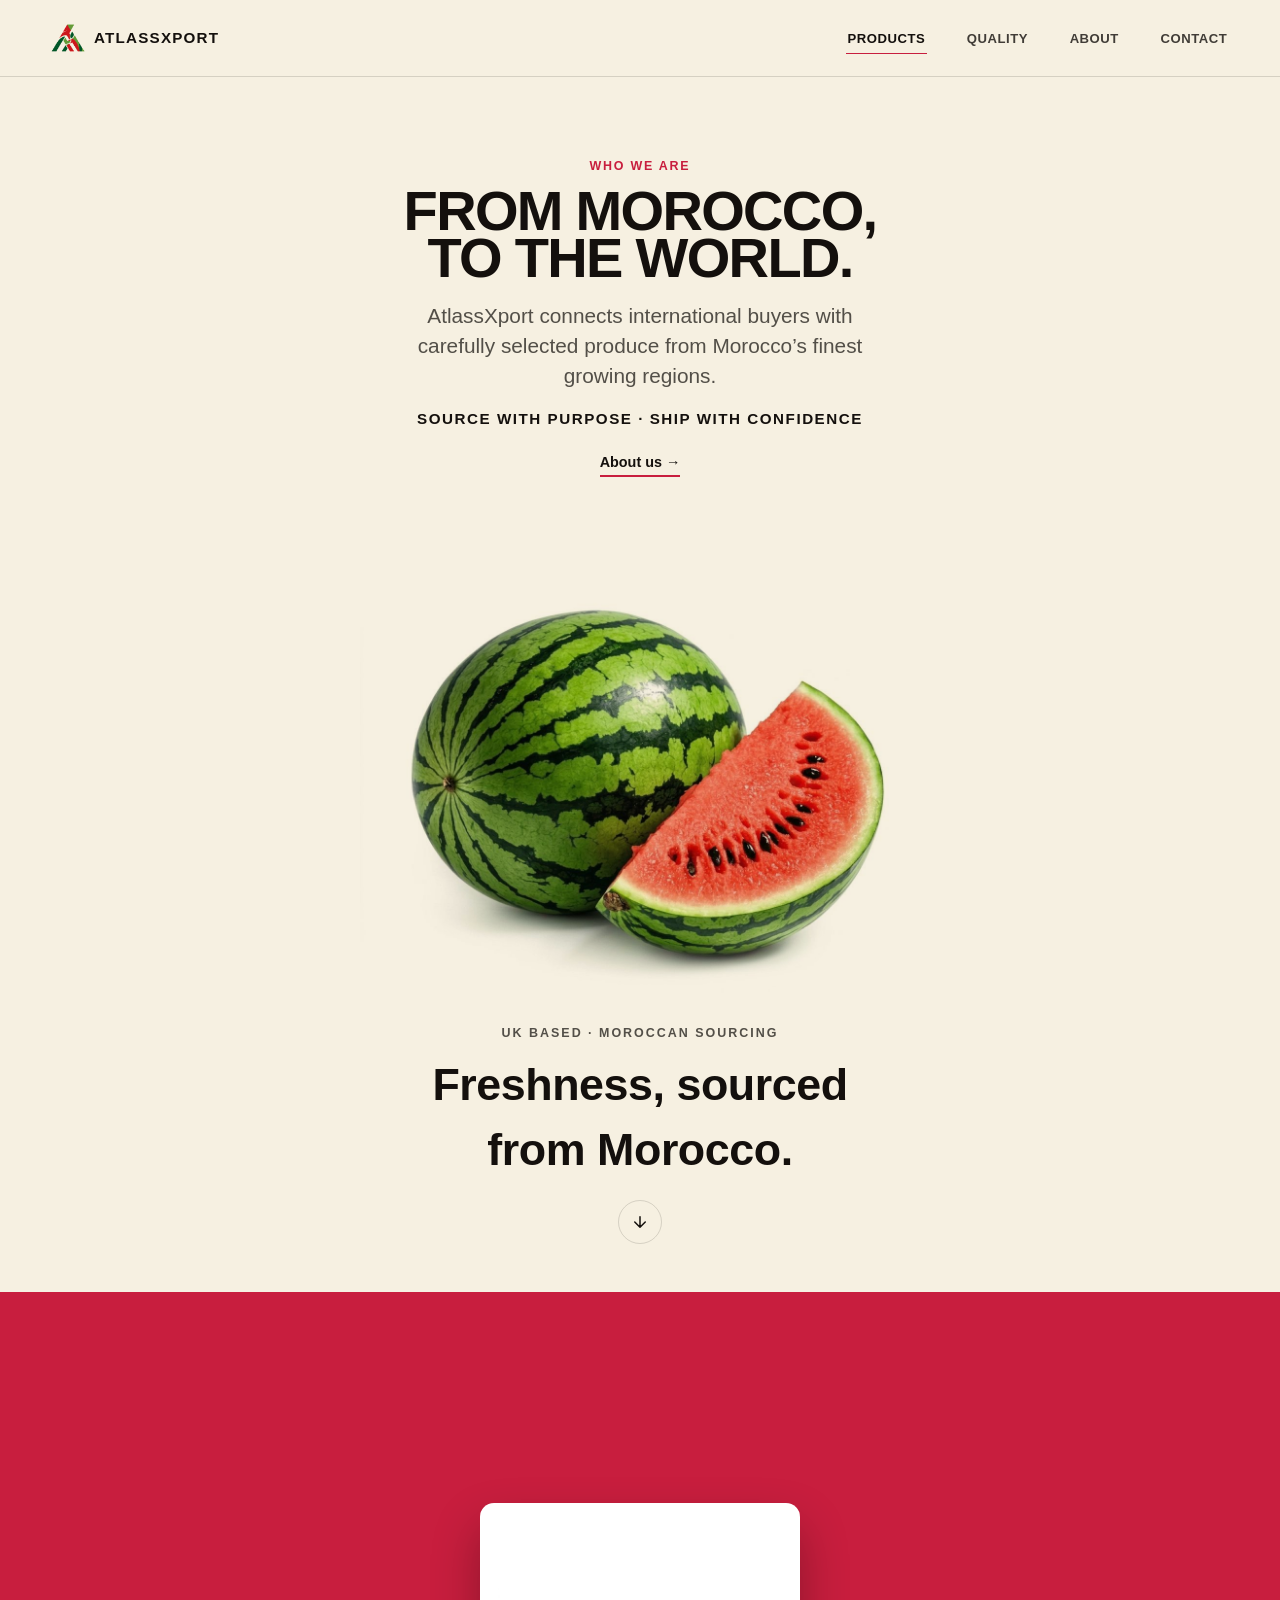
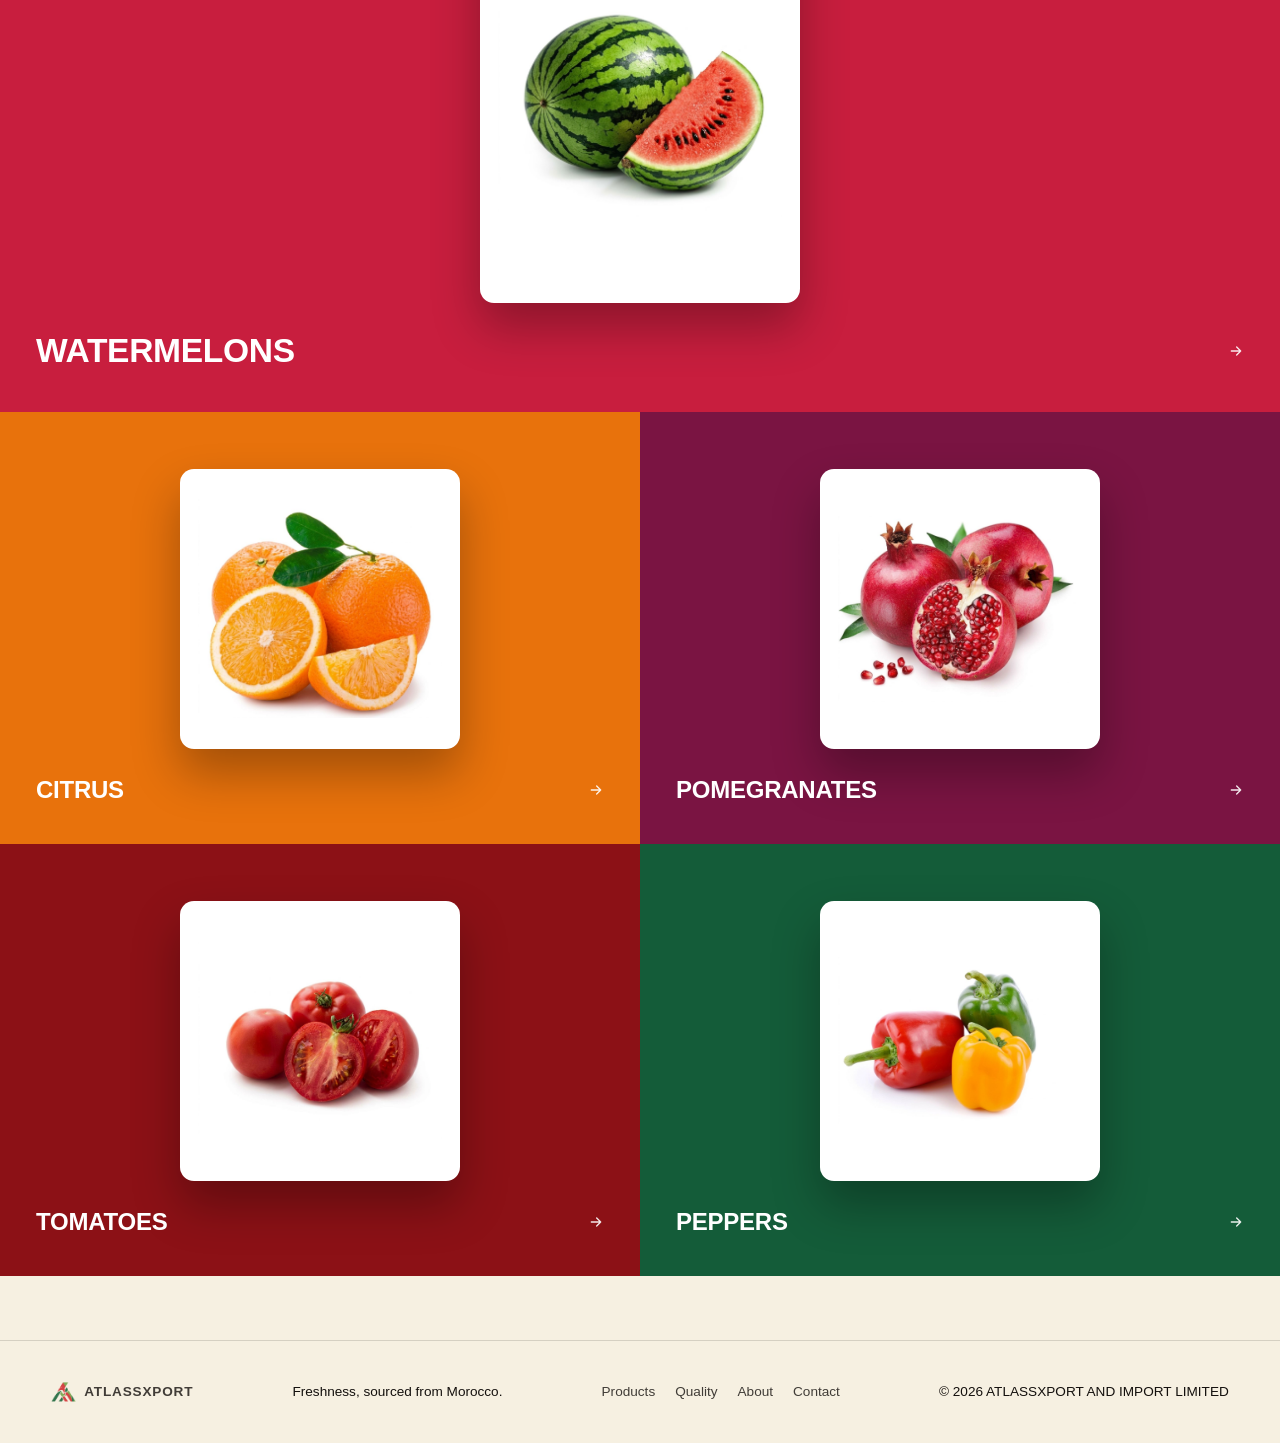
<file: index.html>
<!doctype html>
<html lang="en">
<head>
  <meta charset="utf-8">
  <meta name="viewport" content="width=device-width, initial-scale=1">
  <title>ATLASSXPORT | Fresh Produce Sourced from Morocco</title>
  <meta name="description" content="ATLASSXPORT is a UK-based fresh produce exporter sourcing watermelons, citrus, pomegranates, tomatoes and peppers from Morocco.">
  <meta property="og:title" content="ATLASSXPORT | Fresh Produce Sourced from Morocco">
  <meta property="og:description" content="Freshness, sourced from Morocco. UK based, Moroccan sourcing.">
  <meta property="og:type" content="website">
  <link rel="icon" href="assets/logo.png" type="image/png">
  <link rel="stylesheet" href="css/style.css?v=34">
</head>
<body>
  <a class="skip-link" href="#main">Skip to content</a>

  <header class="site-header">
    <nav class="site-nav" aria-label="Primary">
      <a class="brand" href="index.html">
        <img src="assets/logo.png" alt="" width="30" height="30">
        <span>ATLASSXPORT</span>
      </a>
      <button class="nav-toggle" aria-expanded="false" aria-controls="nav-links" aria-label="Toggle menu">
        <svg viewBox="0 0 24 24" fill="none" stroke="currentColor" stroke-width="2" stroke-linecap="round"><path d="M3 6h18M3 12h18M3 18h18"/></svg>
      </button>
      <ul class="nav-links" id="nav-links">
        <li><a href="index.html" aria-current="page">Products</a></li>
        <li><a href="quality.html">Quality</a></li>
        <li><a href="about.html">About</a></li>
        <li><a href="contact.html">Contact</a></li>
      </ul>
    </nav>
  </header>

  <main id="main">
    <section class="stripe reveal home-intro" aria-label="Who we are">
      <div class="wrap home-story">
        <span class="section-label">Who we are</span>
        <h2 class="mega home-story-heading">From Morocco,<br>to the world.</h2>
        <p class="story-line">AtlassXport connects international buyers with carefully selected produce from Morocco&rsquo;s finest growing regions.</p>
        <p class="final-line">Source with purpose &middot; Ship with confidence</p>
        <a class="back-link" href="about.html">About us &rarr;</a>
      </div>
    </section>

    <section class="home-hero">
      <div class="hero-rotator" data-hero-rotator>
        <img src="assets/photos/watermelon.jpg" alt="Fresh Moroccan watermelons" class="is-active">
        <img src="assets/photos/orange.jpg" alt="Fresh Moroccan citrus" loading="lazy" decoding="async">
        <img src="assets/photos/pomegranate.jpg" alt="Fresh Moroccan pomegranates" loading="lazy" decoding="async">
        <img src="assets/photos/tomato.jpg" alt="Fresh Moroccan tomatoes" loading="lazy" decoding="async">
        <img src="assets/photos/pepper.jpg" alt="Fresh Moroccan peppers" loading="lazy" decoding="async">
      </div>
      <div class="hero-copy">
        <span class="eyebrow">UK based &middot; Moroccan sourcing</span>
        <h1>Freshness, sourced from Morocco.</h1>
      </div>
      <a class="scroll-cue" href="#products" aria-label="See our products">
        <svg viewBox="0 0 24 24" fill="none" stroke="currentColor" stroke-width="2" stroke-linecap="round" stroke-linejoin="round"><path d="M12 5v14M5 12l7 7 7-7"/></svg>
      </a>
    </section>

    <section id="products" class="showcase" data-product-grid aria-label="Our products"></section>
  </main>

  <footer class="site-footer">
    <div class="wrap">
      <a class="foot-brand" href="index.html">
        <img src="assets/logo.png" alt="" width="22" height="22">
        <span>ATLASSXPORT</span>
      </a>
      <span>Freshness, sourced from Morocco.</span>
      <div class="foot-links">
        <a href="index.html">Products</a>
        <a href="quality.html">Quality</a>
        <a href="about.html">About</a>
        <a href="contact.html">Contact</a>
      </div>
      <span>&copy; <span data-year></span> ATLASSXPORT AND IMPORT LIMITED</span>
    </div>
  </footer>

  <script src="js/products.js?v=34"></script>
  <script src="js/main.js?v=34"></script>
</body>
</html>
</file>
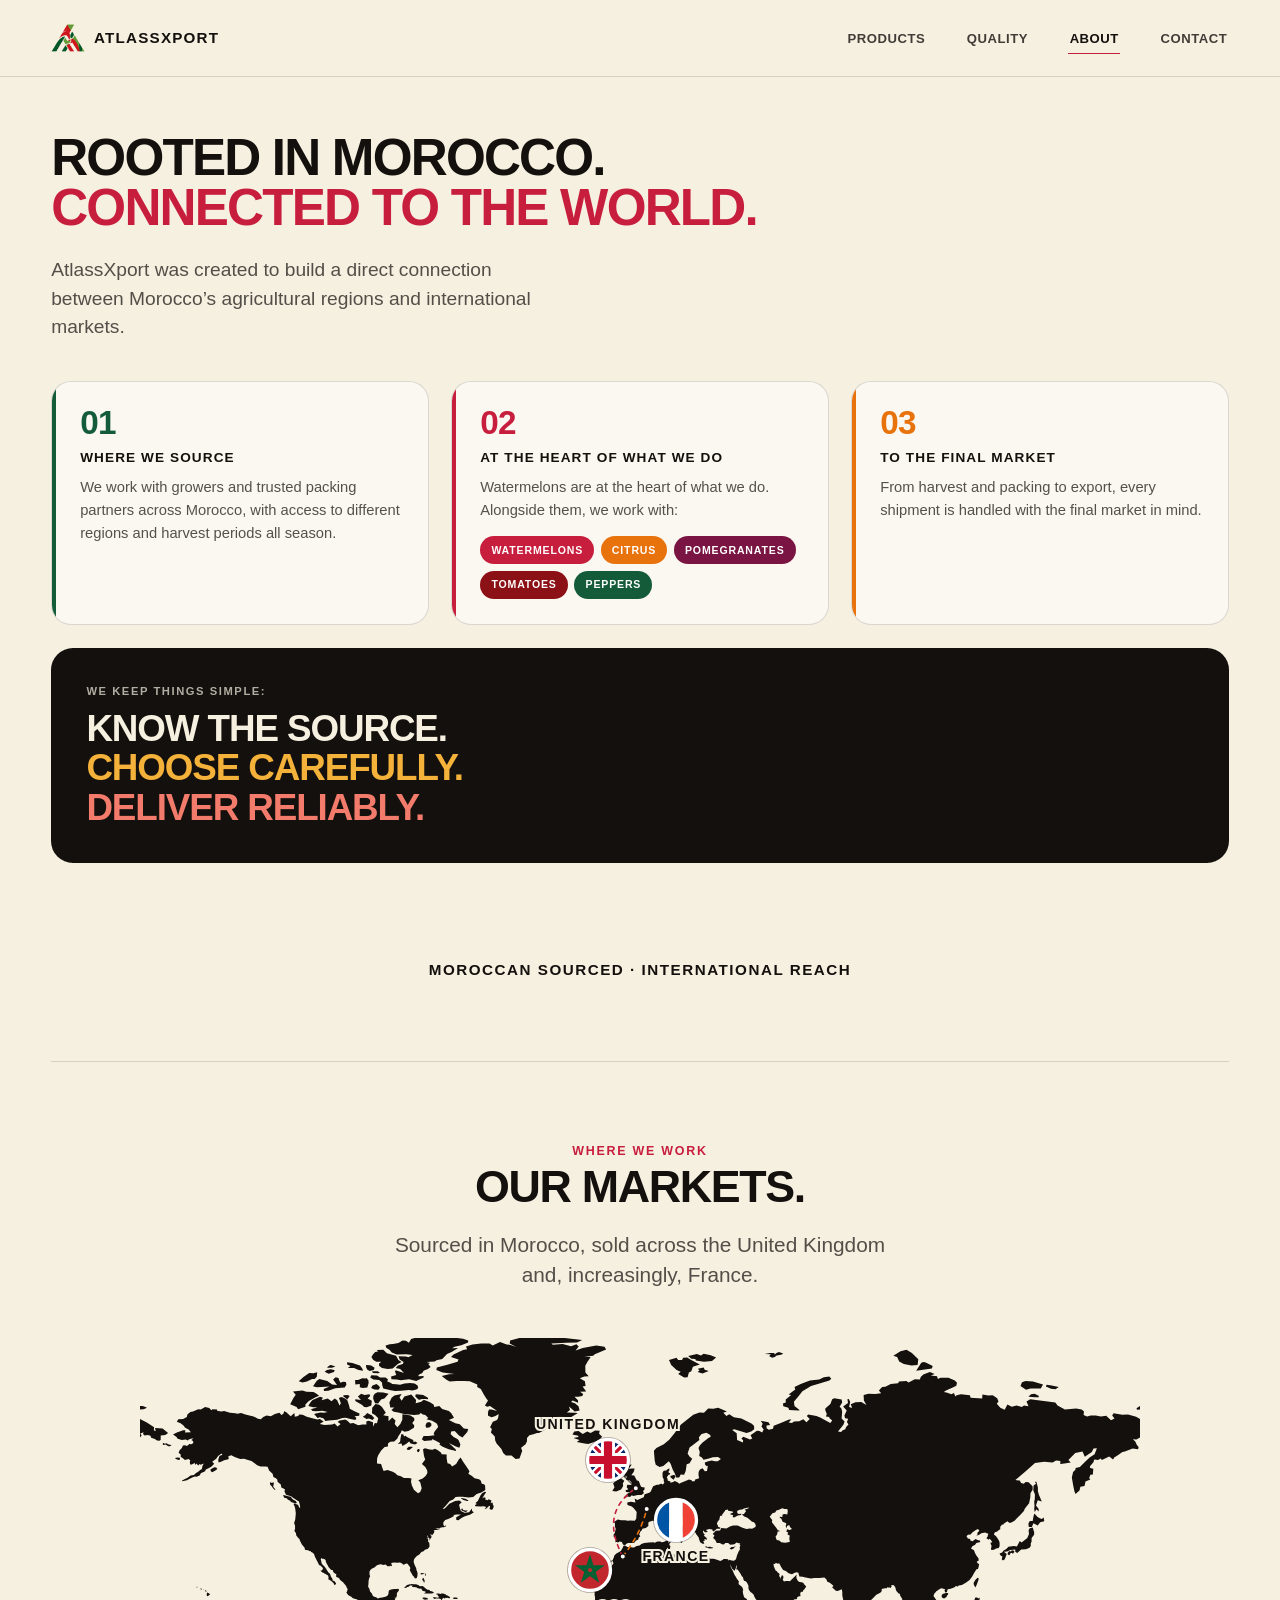
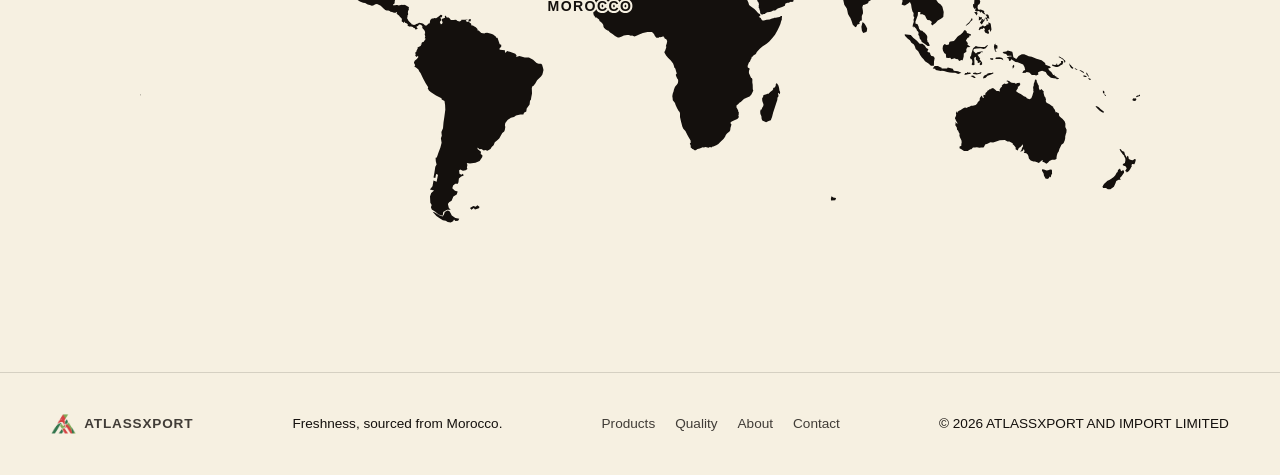
<file: about.html>
<!doctype html>
<html lang="en">
<head>
  <meta charset="utf-8">
  <meta name="viewport" content="width=device-width, initial-scale=1">
  <title>About — ATLASSXPORT</title>
  <meta name="description" content="ATLASSXPORT connects Moroccan agriculture with international markets, from a UK base.">
  <meta property="og:title" content="About — ATLASSXPORT">
  <meta property="og:description" content="ATLASSXPORT connects Moroccan agriculture with international markets, from a UK base.">
  <meta property="og:type" content="website">
  <link rel="icon" href="assets/logo.png" type="image/png">
  <link rel="stylesheet" href="css/style.css?v=34">
</head>
<body>
  <a class="skip-link" href="#main">Skip to content</a>

  <header class="site-header">
    <nav class="site-nav" aria-label="Primary">
      <a class="brand" href="index.html">
        <img src="assets/logo.png" alt="" width="30" height="30">
        <span>ATLASSXPORT</span>
      </a>
      <button class="nav-toggle" aria-expanded="false" aria-controls="nav-links" aria-label="Toggle menu">
        <svg viewBox="0 0 24 24" fill="none" stroke="currentColor" stroke-width="2" stroke-linecap="round"><path d="M3 6h18M3 12h18M3 18h18"/></svg>
      </button>
      <ul class="nav-links" id="nav-links">
        <li><a href="index.html">Products</a></li>
        <li><a href="quality.html">Quality</a></li>
        <li><a href="about.html" aria-current="page">About</a></li>
        <li><a href="contact.html">Contact</a></li>
      </ul>
    </nav>
  </header>

  <main id="main">
    <div class="wrap">
      <section class="ab-hero" aria-label="About AtlassXport">
        <h1 class="ab-title reveal">Rooted in Morocco.<br><span>Connected to the world.</span></h1>
        <p class="ab-lead reveal">AtlassXport was created to build a direct connection between Morocco&rsquo;s agricultural regions and international markets.</p>

        <div class="ab-grid">
          <article class="ab-card reveal" style="--c:#145c39">
            <span class="ab-num">01</span>
            <h2>Where we source</h2>
            <p>We work with growers and trusted packing partners across Morocco, with access to different regions and harvest periods all season.</p>
          </article>
          <article class="ab-card ab-card--wide reveal" style="--c:#c81e3e;--reveal-delay:120ms">
            <span class="ab-num">02</span>
            <h2>At the heart of what we do</h2>
            <p>Watermelons are at the heart of what we do. Alongside them, we work with:</p>
            <div class="ab-chips" data-product-chips aria-label="Our products"></div>
          </article>
          <article class="ab-card reveal" style="--c:#e8720c;--reveal-delay:240ms">
            <span class="ab-num">03</span>
            <h2>To the final market</h2>
            <p>From harvest and packing to export, every shipment is handled with the final market in mind.</p>
          </article>
        </div>

        <div class="ab-quote reveal">
          <p class="ab-quote-lead">We keep things simple:</p>
          <p class="ab-quote-line" style="--i:0">Know the source.</p>
          <p class="ab-quote-line" style="--i:1">Choose carefully.</p>
          <p class="ab-quote-line" style="--i:2">Deliver reliably.</p>
        </div>
      </section>

      <section class="stripe reveal journey-section" aria-label="From Morocco to the world">
        <p class="final-line">Moroccan sourced &middot; International reach</p>
      </section>

      <section class="stripe reveal markets-section" aria-label="Where we work">
        <span class="section-label">Where we work</span>
        <h2 class="mega markets-heading">Our markets.</h2>
        <p class="story-line">Sourced in Morocco, sold across the United Kingdom and, increasingly, France.</p>

        <div class="markets-map" data-markets-map>
          <svg class="markets-svg" viewBox="0 0 1000 490" role="group" aria-label="World map showing Morocco, the United Kingdom and France" data-map-svg>
            <defs>
              <clipPath id="flag-clip"><circle r="16"/></clipPath>
              <g id="flag-uk">
                <rect x="-16" y="-16" width="32" height="32" fill="#012169"/>
                <path d="M-16 -16L16 16M16 -16L-16 16" stroke="#fff" stroke-width="6"/>
                <path d="M-16 -16L16 16M16 -16L-16 16" stroke="#C8102E" stroke-width="2.4"/>
                <path d="M-16 0H16M0 -16V16" stroke="#fff" stroke-width="11"/>
                <path d="M-16 0H16M0 -16V16" stroke="#C8102E" stroke-width="6.4"/>
              </g>
              <g id="flag-fr">
                <rect x="-16" y="-16" width="10.7" height="32" fill="#0055A4"/>
                <rect x="-5.4" y="-16" width="10.8" height="32" fill="#fff"/>
                <rect x="5.3" y="-16" width="10.7" height="32" fill="#EF4135"/>
              </g>
              <g id="flag-ma">
                <rect x="-16" y="-16" width="32" height="32" fill="#C1272D"/>
                <path d="M0 -8.5L5 6.9L-8.1 -2.6H8.1L-5 6.9Z" fill="none" stroke="#006233" stroke-width="2.3" stroke-linejoin="miter"/>
              </g>
            </defs>

            <image href="assets/world-land.svg?v=3" x="0" y="0" width="1000" height="489.8" preserveAspectRatio="xMidYMid meet"/>

            <path class="route route--uk" d="M482.8 218.6C468 190 470 168 495.8 150.2"/>
            <path class="route route--fr" d="M482.8 218.6C494 204 502 190 506.7 171.1"/>

            <line class="leader" x1="495.8" y1="150.2" x2="468" y2="122"/>
            <line class="leader" x1="506.7" y1="171.1" x2="536" y2="182"/>
            <line class="leader" x1="482.8" y1="218.6" x2="450" y2="232"/>
            <circle class="geo-dot" cx="495.8" cy="150.2" r="2.6"/>
            <circle class="geo-dot" cx="506.7" cy="171.1" r="2.6"/>
            <circle class="geo-dot" cx="482.8" cy="218.6" r="2.6"/>

            <g class="market-flag market-flag--ma" data-market="ma" transform="translate(450 232) scale(1.28)" tabindex="0" role="button" aria-label="Morocco" aria-expanded="false">
              <g class="flag-inner">
                <circle class="flag-ping" r="16"/>
                <g clip-path="url(#flag-clip)"><use href="#flag-ma"/></g>
                <circle class="flag-edge" r="17.4"/>
                <circle class="flag-ring" r="16"/>
              </g>
              <text class="flag-label" y="32" text-anchor="middle">Morocco</text>
            </g>
            <g class="market-flag market-flag--uk" data-market="uk" transform="translate(468 122) scale(1.28)" tabindex="0" role="button" aria-label="United Kingdom" aria-expanded="false">
              <g class="flag-inner">
                <circle class="flag-ping" r="16"/>
                <g clip-path="url(#flag-clip)"><use href="#flag-uk"/></g>
                <circle class="flag-edge" r="17.4"/>
                <circle class="flag-ring" r="16"/>
              </g>
              <text class="flag-label" y="-24" text-anchor="middle">United Kingdom</text>
            </g>
            <g class="market-flag market-flag--fr" data-market="fr" transform="translate(536 182) scale(1.28)" tabindex="0" role="button" aria-label="France" aria-expanded="false">
              <g class="flag-inner">
                <circle class="flag-ping" r="16"/>
                <g clip-path="url(#flag-clip)"><use href="#flag-fr"/></g>
                <circle class="flag-edge" r="17.4"/>
                <circle class="flag-ring" r="16"/>
              </g>
              <text class="flag-label" y="32" text-anchor="middle">France</text>
            </g>
          </svg>

          <div class="market-card" data-market-card hidden>
            <strong data-market-card-title></strong>
            <span data-market-card-text></span>
          </div>
        </div>
      </section>
    </div>
  </main>

  <footer class="site-footer">
    <div class="wrap">
      <a class="foot-brand" href="index.html">
        <img src="assets/logo.png" alt="" width="22" height="22">
        <span>ATLASSXPORT</span>
      </a>
      <span>Freshness, sourced from Morocco.</span>
      <div class="foot-links">
        <a href="index.html">Products</a>
        <a href="quality.html">Quality</a>
        <a href="about.html">About</a>
        <a href="contact.html">Contact</a>
      </div>
      <span>&copy; <span data-year></span> ATLASSXPORT AND IMPORT LIMITED</span>
    </div>
  </footer>

  <script src="js/products.js?v=34"></script>
  <script src="js/main.js?v=34"></script>
</body>
</html>
</file>
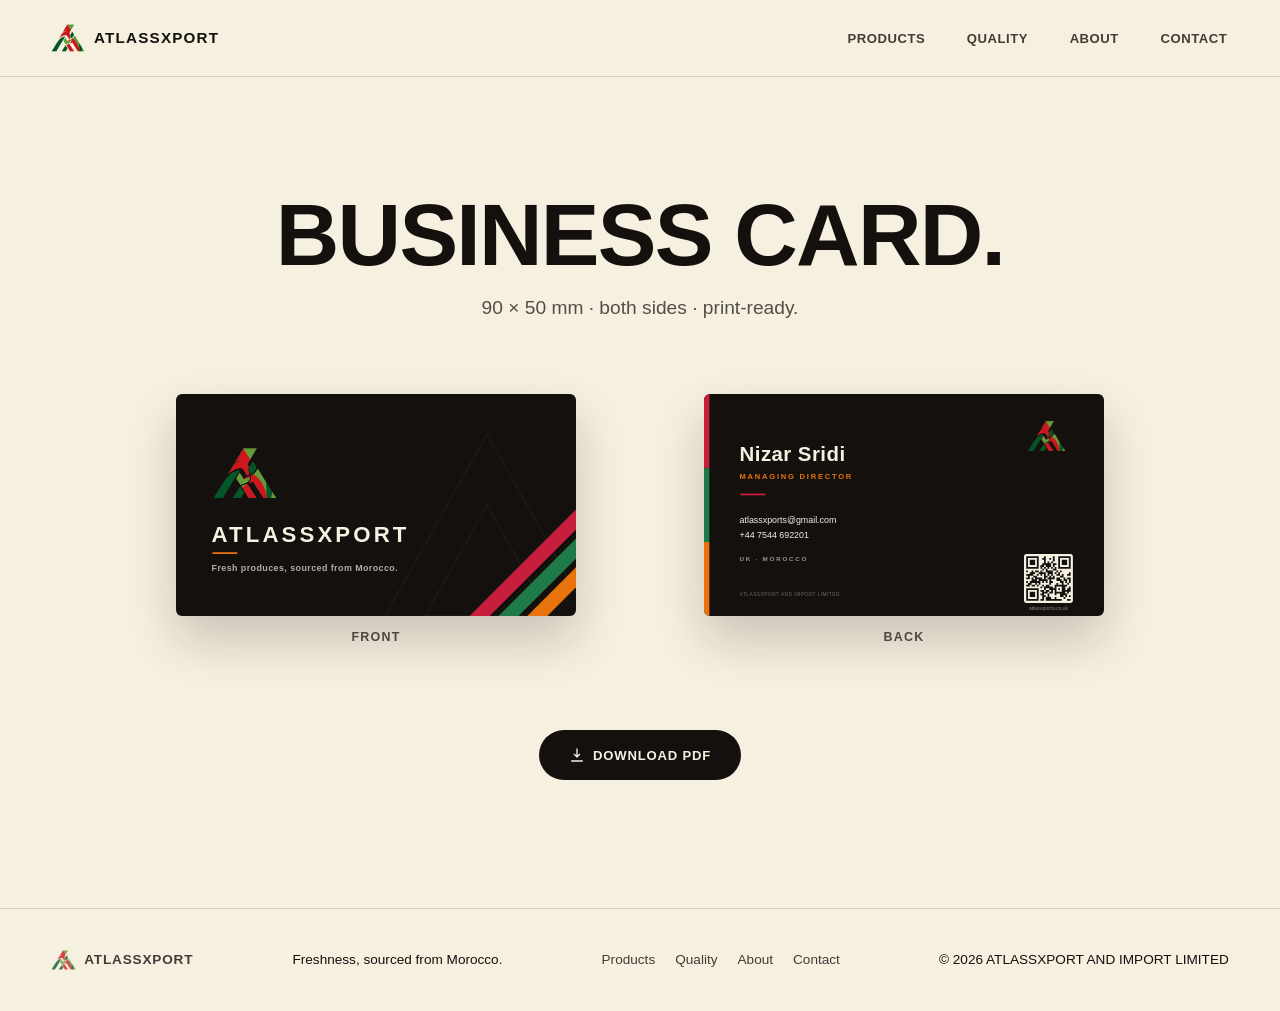
<file: business-card.html>
<!doctype html>
<html lang="en">
<head>
  <meta charset="utf-8">
  <meta name="viewport" content="width=device-width, initial-scale=1">
  <title>Business Card — ATLASSXPORT</title>
  <meta name="description" content="ATLASSXPORT business card, front and back, ready to print or download.">
  <meta name="robots" content="noindex">
  <link rel="icon" href="assets/logo.png" type="image/png">
  <link rel="stylesheet" href="css/style.css?v=34">
</head>
<body>
  <a class="skip-link" href="#main">Skip to content</a>

  <header class="site-header">
    <nav class="site-nav" aria-label="Primary">
      <a class="brand" href="index.html">
        <img src="assets/logo.png" alt="" width="30" height="30">
        <span>ATLASSXPORT</span>
      </a>
      <button class="nav-toggle" aria-expanded="false" aria-controls="nav-links" aria-label="Toggle menu">
        <svg viewBox="0 0 24 24" fill="none" stroke="currentColor" stroke-width="2" stroke-linecap="round"><path d="M3 6h18M3 12h18M3 18h18"/></svg>
      </button>
      <ul class="nav-links" id="nav-links">
        <li><a href="index.html">Products</a></li>
        <li><a href="quality.html">Quality</a></li>
        <li><a href="about.html">About</a></li>
        <li><a href="contact.html">Contact</a></li>
      </ul>
    </nav>
  </header>

  <main id="main">
    <div class="wrap card-page">
      <section class="page-hero">
        <h1>Business card.</h1>
        <p>90&nbsp;&times;&nbsp;50&nbsp;mm &middot; both sides &middot; print-ready.</p>
      </section>

      <div class="card-stage">
        <figure class="card-face">
          <div data-card-front></div>
          <figcaption>Front</figcaption>
        </figure>
        <figure class="card-face">
          <div data-card-back></div>
          <figcaption>Back</figcaption>
        </figure>
      </div>

      <div class="card-actions">
        <button class="download-btn" type="button" onclick="window.print()">
          <svg viewBox="0 0 24 24" fill="none" stroke="currentColor" stroke-width="2" stroke-linecap="round" stroke-linejoin="round"><path d="M12 3v12m0 0 4-4m-4 4-4-4M4 21h16"/></svg>
          Download PDF
        </button>
      </div>
    </div>
  </main>

  <footer class="site-footer">
    <div class="wrap">
      <a class="foot-brand" href="index.html">
        <img src="assets/logo.png" alt="" width="22" height="22">
        <span>ATLASSXPORT</span>
      </a>
      <span>Freshness, sourced from Morocco.</span>
      <div class="foot-links">
        <a href="index.html">Products</a>
        <a href="quality.html">Quality</a>
        <a href="about.html">About</a>
        <a href="contact.html">Contact</a>
      </div>
      <span>&copy; <span data-year></span> ATLASSXPORT AND IMPORT LIMITED</span>
    </div>
  </footer>

  <script src="js/products.js?v=34"></script>
  <script src="js/main.js?v=34"></script>
  <script src="js/business-card.js?v=34"></script>
</body>
</html>
</file>
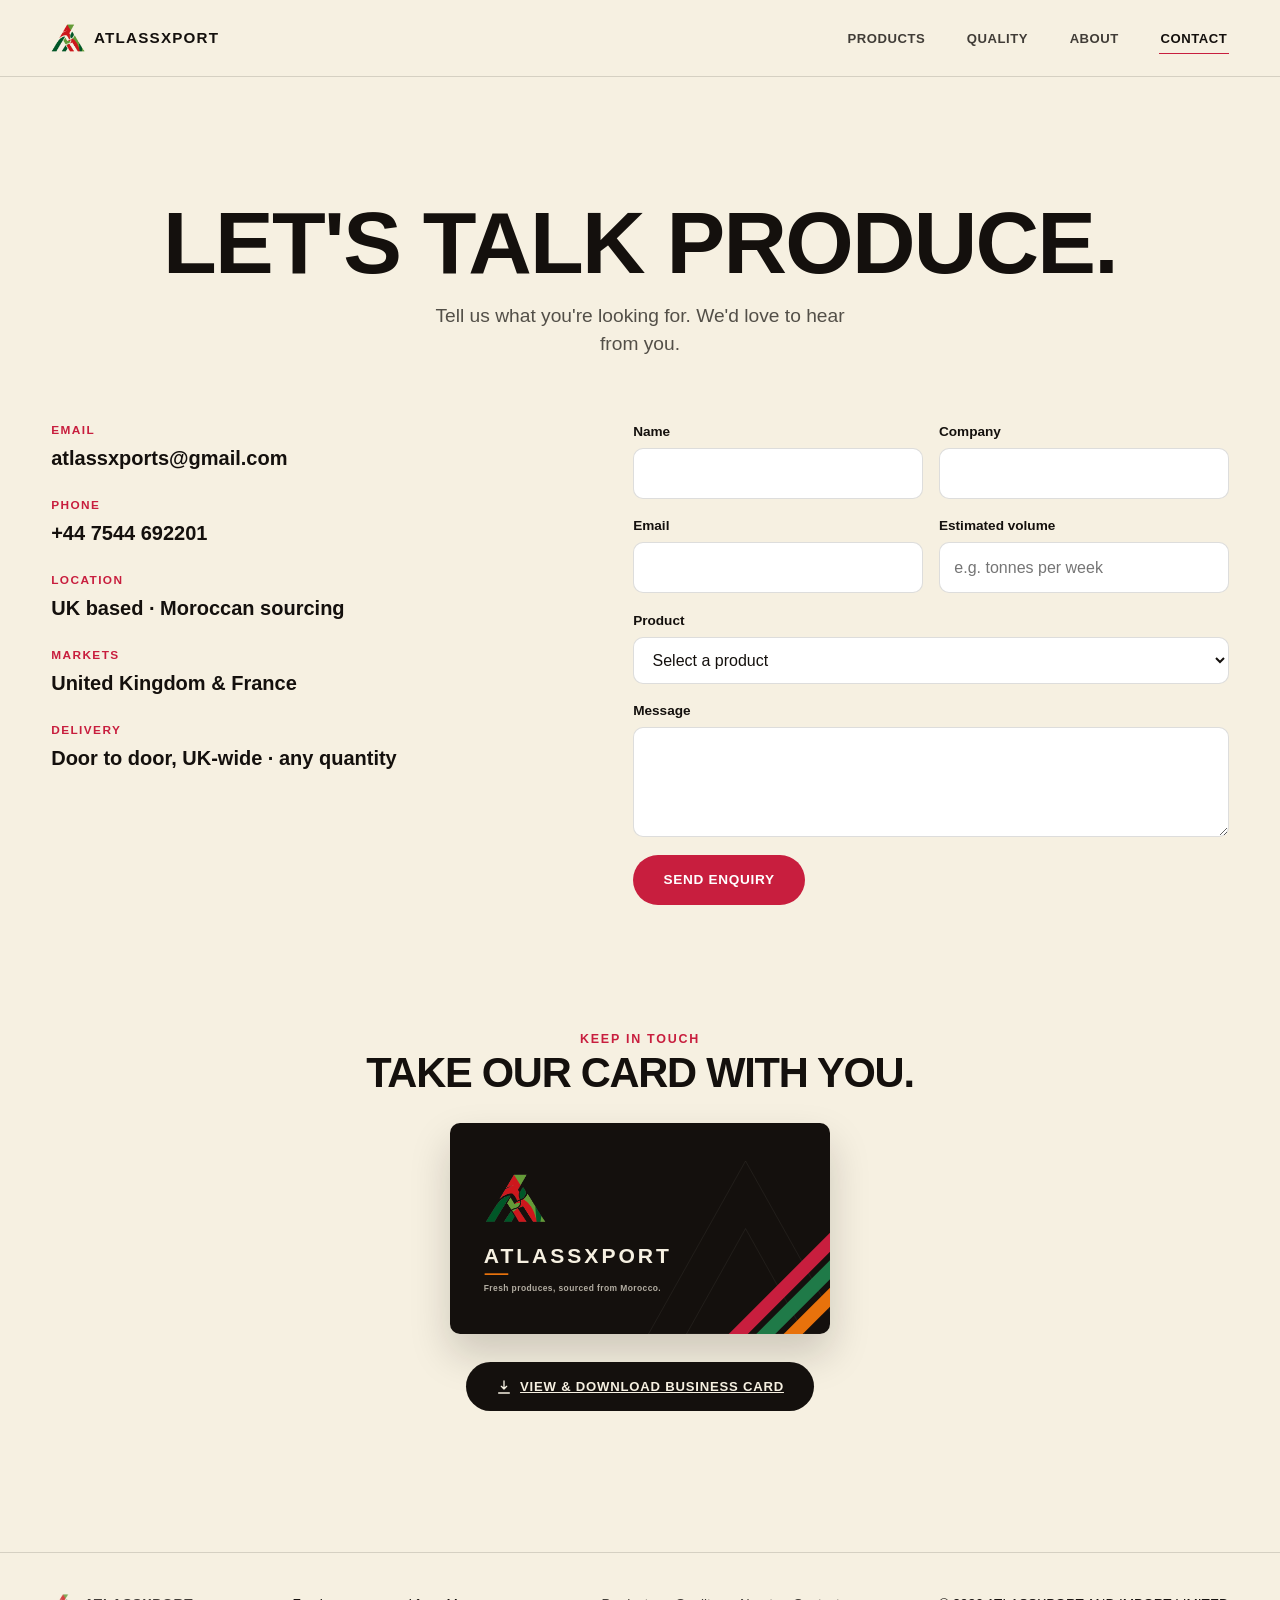
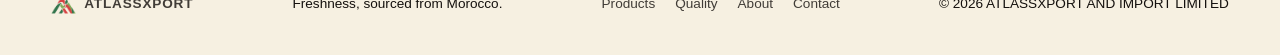
<file: contact.html>
<!doctype html>
<html lang="en">
<head>
  <meta charset="utf-8">
  <meta name="viewport" content="width=device-width, initial-scale=1">
  <title>Contact — ATLASSXPORT</title>
  <meta name="description" content="Looking for fresh produce from Morocco? Get in touch with ATLASSXPORT.">
  <meta property="og:title" content="Contact — ATLASSXPORT">
  <meta property="og:description" content="Looking for fresh produce from Morocco? Get in touch with ATLASSXPORT.">
  <meta property="og:type" content="website">
  <link rel="icon" href="assets/logo.png" type="image/png">
  <link rel="stylesheet" href="css/style.css?v=34">
</head>
<body>
  <a class="skip-link" href="#main">Skip to content</a>

  <header class="site-header">
    <nav class="site-nav" aria-label="Primary">
      <a class="brand" href="index.html">
        <img src="assets/logo.png" alt="" width="30" height="30">
        <span>ATLASSXPORT</span>
      </a>
      <button class="nav-toggle" aria-expanded="false" aria-controls="nav-links" aria-label="Toggle menu">
        <svg viewBox="0 0 24 24" fill="none" stroke="currentColor" stroke-width="2" stroke-linecap="round"><path d="M3 6h18M3 12h18M3 18h18"/></svg>
      </button>
      <ul class="nav-links" id="nav-links">
        <li><a href="index.html">Products</a></li>
        <li><a href="quality.html">Quality</a></li>
        <li><a href="about.html">About</a></li>
        <li><a href="contact.html" aria-current="page">Contact</a></li>
      </ul>
    </nav>
  </header>

  <main id="main">
    <div class="wrap">
      <section class="page-hero reveal">
        <h1>Let's talk produce.</h1>
        <p>Tell us what you're looking for. We'd love to hear from you.</p>
      </section>

      <section class="contact-grid">
        <dl class="contact-info reveal">
          <dt>Email</dt>
          <dd><a href="mailto:atlassxports@gmail.com">atlassxports@gmail.com</a></dd>
          <dt>Phone</dt>
          <dd><a href="tel:+447544692201">+44 7544 692201</a></dd>
          <dt>Location</dt>
          <dd>UK based &middot; Moroccan sourcing</dd>
          <dt>Markets</dt>
          <dd>United Kingdom &amp; France</dd>
          <dt>Delivery</dt>
          <dd>Door to door, UK&#8209;wide &middot; any quantity</dd>
        </dl>

        <form data-contact-form novalidate class="reveal">
          <div class="field-row">
            <div class="field">
              <label for="name">Name</label>
              <input id="name" name="name" type="text" autocomplete="name" required>
            </div>
            <div class="field">
              <label for="company">Company</label>
              <input id="company" name="company" type="text" autocomplete="organization">
            </div>
          </div>
          <div class="field-row">
            <div class="field">
              <label for="email">Email</label>
              <input id="email" name="email" type="email" autocomplete="email" required>
            </div>
            <div class="field">
              <label for="volume">Estimated volume</label>
              <input id="volume" name="volume" type="text" placeholder="e.g. tonnes per week">
            </div>
          </div>
          <div class="field">
            <label for="product">Product</label>
            <select id="product" name="product" data-product-select required>
              <option value="">Select a product</option>
            </select>
          </div>
          <div class="field">
            <label for="message">Message</label>
            <textarea id="message" name="message" required></textarea>
          </div>
          <button class="submit-btn" type="submit">Send enquiry</button>
          <p class="form-note" data-form-note role="status" tabindex="-1" hidden>Thank you. We'll be in touch very soon.</p>
        </form>
      </section>

      <section class="keep-touch reveal" aria-labelledby="keep-touch-heading">
        <span class="section-label" id="keep-touch-heading">Keep in touch</span>
        <h2 class="mega" style="font-size:clamp(1.6rem,4vw,2.6rem)">Take our card with you.</h2>
        <div class="card-preview" data-card-front></div>
        <div>
          <a class="download-btn" href="business-card.html">
            <svg viewBox="0 0 24 24" fill="none" stroke="currentColor" stroke-width="2" stroke-linecap="round" stroke-linejoin="round"><path d="M12 3v12m0 0 4-4m-4 4-4-4M4 21h16"/></svg>
            View &amp; download business card
          </a>
        </div>
      </section>
    </div>
  </main>

  <footer class="site-footer">
    <div class="wrap">
      <a class="foot-brand" href="index.html">
        <img src="assets/logo.png" alt="" width="22" height="22">
        <span>ATLASSXPORT</span>
      </a>
      <span>Freshness, sourced from Morocco.</span>
      <div class="foot-links">
        <a href="index.html">Products</a>
        <a href="quality.html">Quality</a>
        <a href="about.html">About</a>
        <a href="contact.html">Contact</a>
      </div>
      <span>&copy; <span data-year></span> ATLASSXPORT AND IMPORT LIMITED</span>
    </div>
  </footer>

  <script src="js/products.js?v=34"></script>
  <script src="js/main.js?v=34"></script>
  <script src="js/business-card.js?v=34"></script>
</body>
</html>
</file>
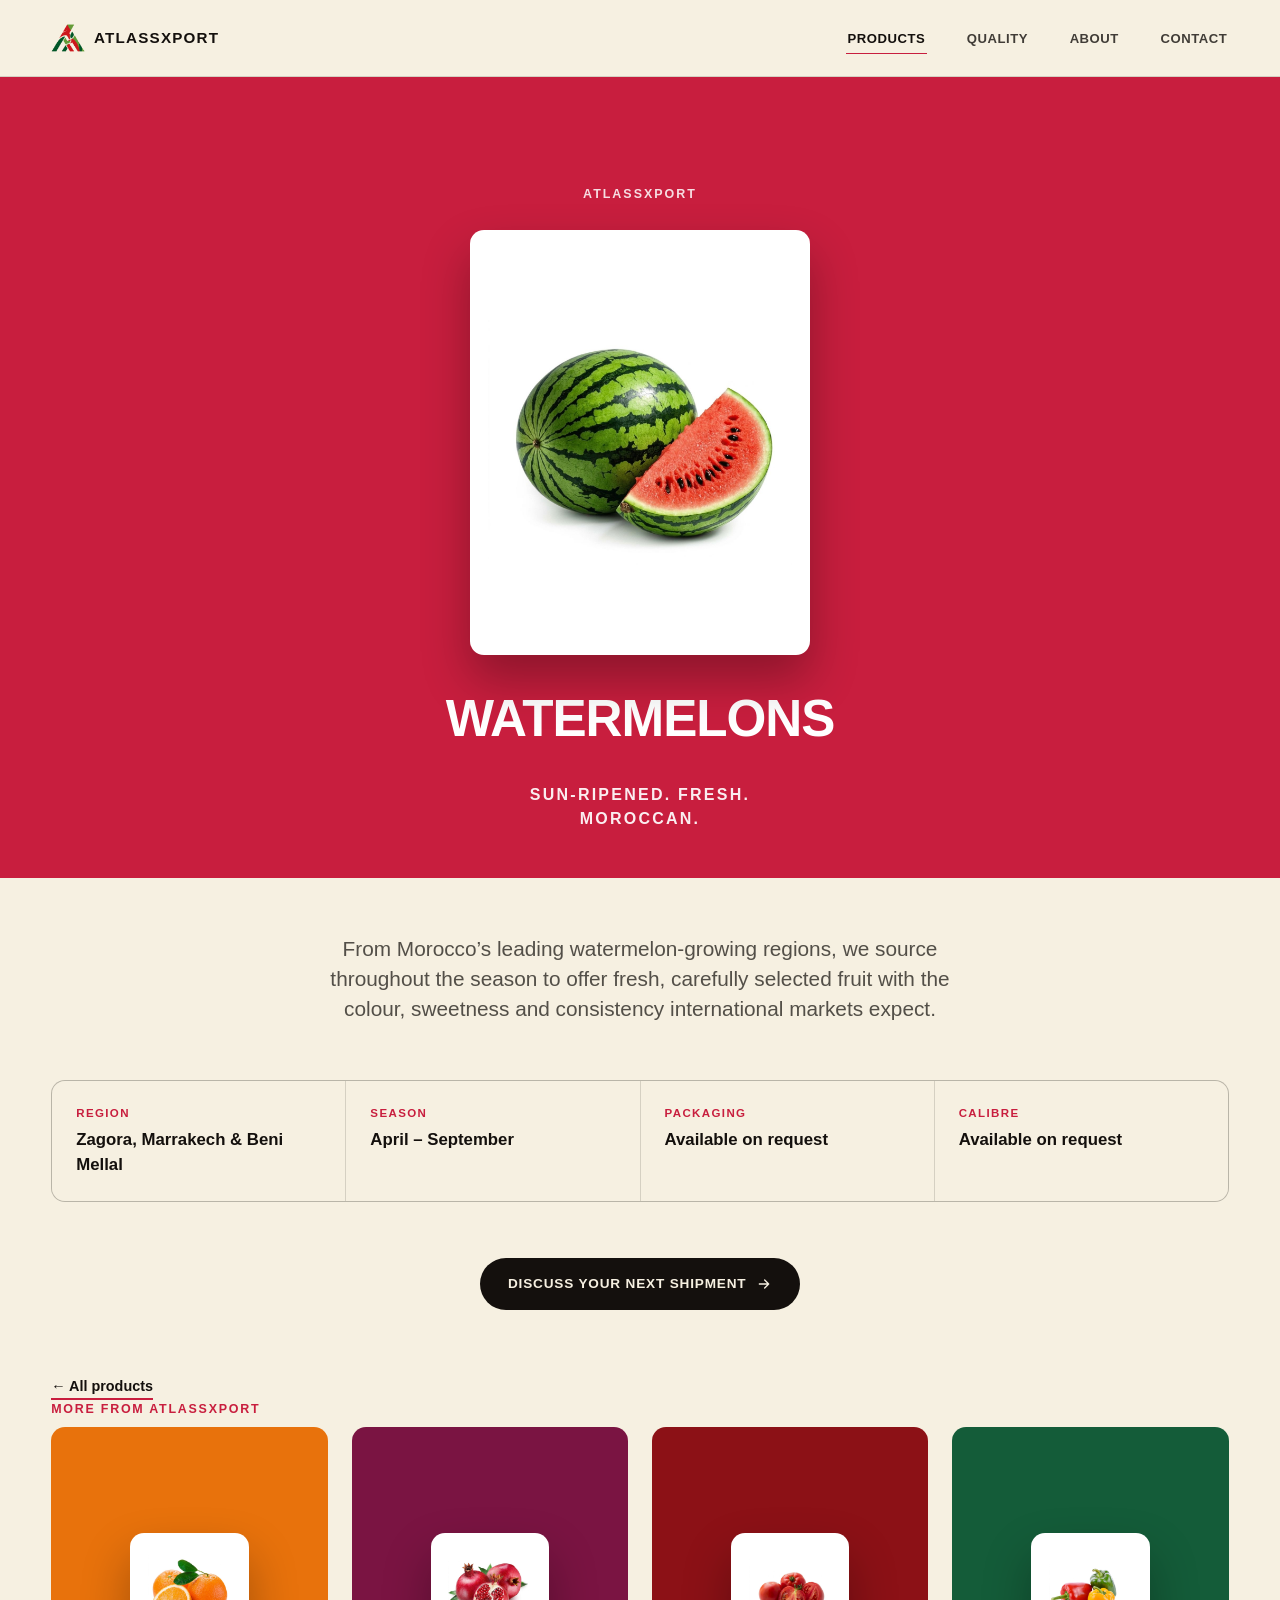
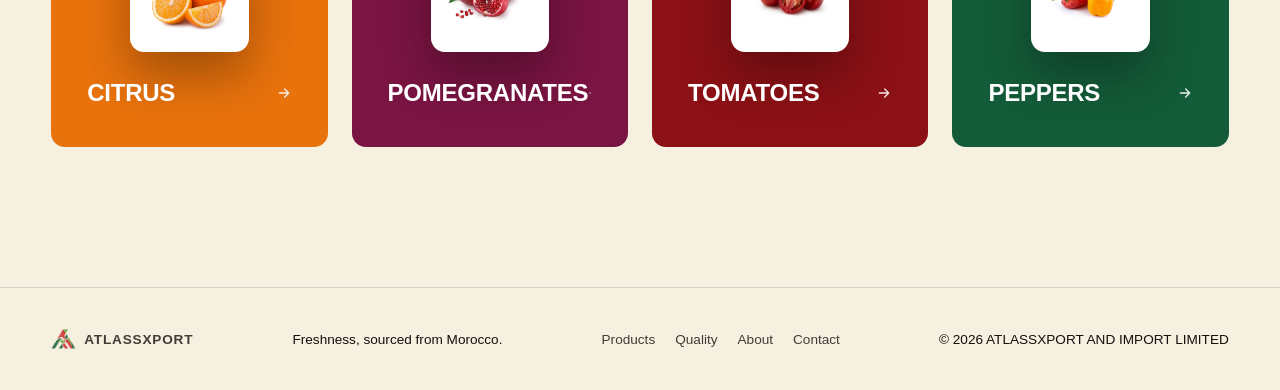
<file: product.html>
<!doctype html>
<html lang="en">
<head>
  <meta charset="utf-8">
  <meta name="viewport" content="width=device-width, initial-scale=1">
  <title>Product — ATLASSXPORT</title>
  <meta name="description" content="Fresh produce from Morocco, exported by ATLASSXPORT.">
  <meta property="og:title" content="Products — ATLASSXPORT">
  <meta property="og:description" content="Fresh produce from Morocco, exported by ATLASSXPORT.">
  <meta property="og:type" content="website">
  <link rel="icon" href="assets/logo.png" type="image/png">
  <link rel="stylesheet" href="css/style.css?v=34">
</head>
<body data-product-page>
  <a class="skip-link" href="#main">Skip to content</a>

  <header class="site-header">
    <nav class="site-nav" aria-label="Primary">
      <a class="brand" href="index.html">
        <img src="assets/logo.png" alt="" width="30" height="30">
        <span>ATLASSXPORT</span>
      </a>
      <button class="nav-toggle" aria-expanded="false" aria-controls="nav-links" aria-label="Toggle menu">
        <svg viewBox="0 0 24 24" fill="none" stroke="currentColor" stroke-width="2" stroke-linecap="round"><path d="M3 6h18M3 12h18M3 18h18"/></svg>
      </button>
      <ul class="nav-links" id="nav-links">
        <li><a href="index.html" aria-current="page">Products</a></li>
        <li><a href="quality.html">Quality</a></li>
        <li><a href="about.html">About</a></li>
        <li><a href="contact.html">Contact</a></li>
      </ul>
    </nav>
  </header>

  <main id="main">
    <section class="product-hero" data-product-hero>
      <span class="eyebrow">ATLASSXPORT</span>
      <div class="photo-card">
        <img data-product-image src="" alt="">
      </div>
      <h1 class="product-name" data-product-name></h1>
      <p class="tagline" data-product-tagline></p>
    </section>

    <div class="wrap">
      <p class="product-desc reveal" data-product-description></p>
      <dl class="product-stats">
        <div><dt>Region</dt><dd data-region></dd></div>
        <div><dt>Season</dt><dd data-season></dd></div>
        <div><dt>Packaging</dt><dd data-packaging></dd></div>
        <div><dt>Calibre</dt><dd data-calibre></dd></div>
      </dl>
    </div>

    <div class="cta-row">
      <a class="cta-btn" href="contact.html">
        Discuss your next shipment
        <svg viewBox="0 0 24 24" fill="none" stroke="currentColor" stroke-width="2" stroke-linecap="round" stroke-linejoin="round"><path d="M5 12h14M13 6l6 6-6 6"/></svg>
      </a>
    </div>

    <div class="wrap">
      <a class="back-link" href="index.html">&larr; All products</a>

      <section class="more-products" aria-labelledby="more-heading">
        <span class="section-label" id="more-heading">More from ATLASSXPORT</span>
        <div class="more-grid" data-more-products></div>
      </section>
    </div>
  </main>

  <footer class="site-footer">
    <div class="wrap">
      <a class="foot-brand" href="index.html">
        <img src="assets/logo.png" alt="" width="22" height="22">
        <span>ATLASSXPORT</span>
      </a>
      <span>Freshness, sourced from Morocco.</span>
      <div class="foot-links">
        <a href="index.html">Products</a>
        <a href="quality.html">Quality</a>
        <a href="about.html">About</a>
        <a href="contact.html">Contact</a>
      </div>
      <span>&copy; <span data-year></span> ATLASSXPORT AND IMPORT LIMITED</span>
    </div>
  </footer>

  <script src="js/products.js?v=34"></script>
  <script src="js/main.js?v=34"></script>
</body>
</html>
</file>
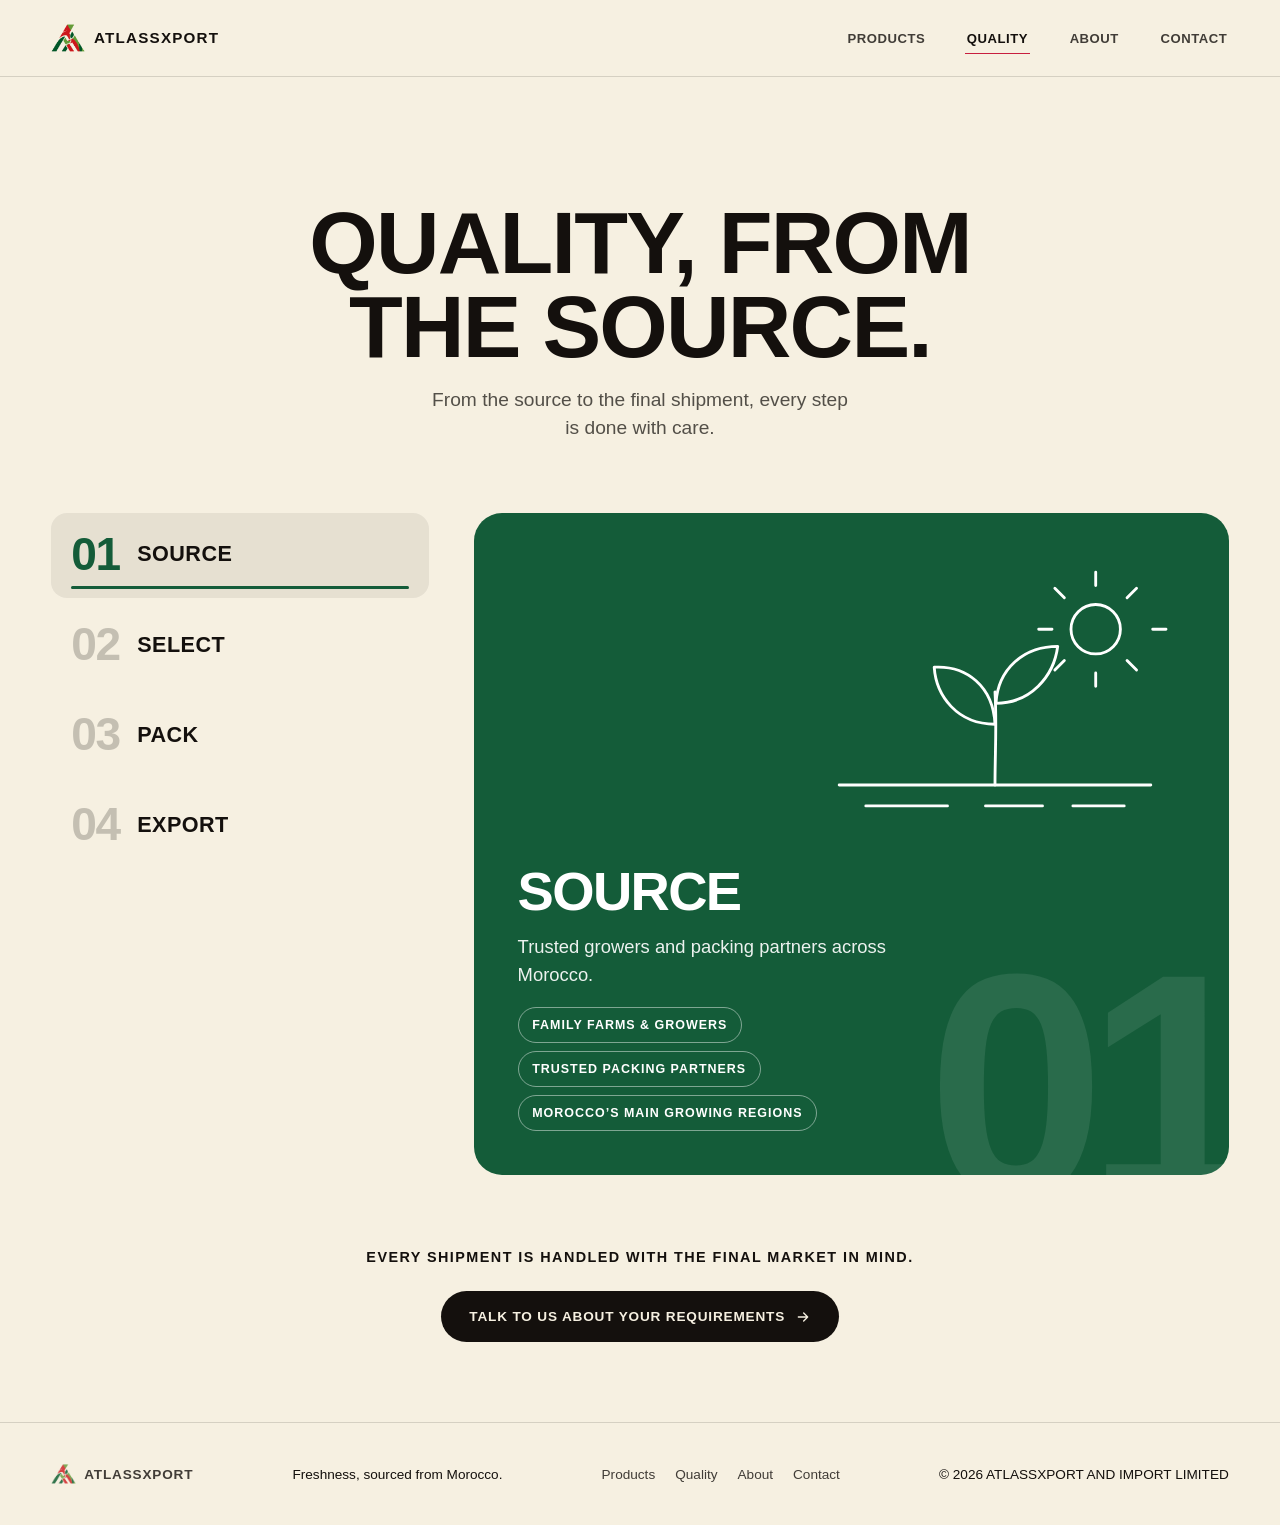
<file: quality.html>
<!doctype html>
<html lang="en">
<head>
  <meta charset="utf-8">
  <meta name="viewport" content="width=device-width, initial-scale=1">
  <title>Quality — ATLASSXPORT</title>
  <meta name="description" content="How ATLASSXPORT sources and prepares Moroccan fresh produce for international buyers.">
  <meta property="og:title" content="Quality — ATLASSXPORT">
  <meta property="og:description" content="How ATLASSXPORT sources and prepares Moroccan fresh produce for international buyers.">
  <meta property="og:type" content="website">
  <link rel="icon" href="assets/logo.png" type="image/png">
  <link rel="stylesheet" href="css/style.css?v=34">
</head>
<body>
  <a class="skip-link" href="#main">Skip to content</a>

  <header class="site-header">
    <nav class="site-nav" aria-label="Primary">
      <a class="brand" href="index.html">
        <img src="assets/logo.png" alt="" width="30" height="30">
        <span>ATLASSXPORT</span>
      </a>
      <button class="nav-toggle" aria-expanded="false" aria-controls="nav-links" aria-label="Toggle menu">
        <svg viewBox="0 0 24 24" fill="none" stroke="currentColor" stroke-width="2" stroke-linecap="round"><path d="M3 6h18M3 12h18M3 18h18"/></svg>
      </button>
      <ul class="nav-links" id="nav-links">
        <li><a href="index.html">Products</a></li>
        <li><a href="quality.html" aria-current="page">Quality</a></li>
        <li><a href="about.html">About</a></li>
        <li><a href="contact.html">Contact</a></li>
      </ul>
    </nav>
  </header>

  <main id="main">
    <div class="wrap">
      <section class="page-hero reveal">
        <h1>Quality, from<br>the source.</h1>
        <p>From the source to the final shipment, every step is done with care.</p>
      </section>

      <section class="q-stepper reveal" aria-label="Our process" data-stepper>
        <div class="q-tabs" role="tablist" aria-label="Process steps">
          <button class="q-tab is-active" role="tab" id="q-tab-0" aria-selected="true" aria-controls="q-panel" tabindex="0" data-step="0">
            <span class="q-num">01</span><span class="q-name">Source</span><span class="q-bar"><i></i></span>
          </button>
          <button class="q-tab" role="tab" id="q-tab-1" aria-selected="false" aria-controls="q-panel" tabindex="-1" data-step="1">
            <span class="q-num">02</span><span class="q-name">Select</span><span class="q-bar"><i></i></span>
          </button>
          <button class="q-tab" role="tab" id="q-tab-2" aria-selected="false" aria-controls="q-panel" tabindex="-1" data-step="2">
            <span class="q-num">03</span><span class="q-name">Pack</span><span class="q-bar"><i></i></span>
          </button>
          <button class="q-tab" role="tab" id="q-tab-3" aria-selected="false" aria-controls="q-panel" tabindex="-1" data-step="3">
            <span class="q-num">04</span><span class="q-name">Export</span><span class="q-bar"><i></i></span>
          </button>
        </div>

        <div class="q-stage" id="q-panel" role="tabpanel" aria-labelledby="q-tab-0" data-stage>
          <span class="q-ghost" aria-hidden="true" data-q-ghost>01</span>

          <svg class="q-scene" viewBox="0 0 400 300" aria-hidden="true">
            <g class="scene is-active" data-scene="0">
              <g class="sun"><circle class="draw" pathLength="1" cx="306" cy="76" r="26"/>
                <path class="draw" pathLength="1" d="M306 30v-14M306 122v14M260 76h-14M366 76h14M273 43l-10-10M339 109l10 10M273 109l-10 10M339 43l10-10"/></g>
              <path class="draw" pathLength="1" d="M36 240H364"/>
              <path class="draw" pathLength="1" d="M200 240C200 206 202 176 200 142"/>
              <path class="draw" pathLength="1" d="M200 176C160 176 138 146 136 116C170 114 198 136 200 176Z"/>
              <path class="draw" pathLength="1" d="M201 154C237 154 262 126 266 94C230 94 203 118 201 154Z"/>
              <path class="draw" pathLength="1" d="M64 262H150M190 262H250M282 262H336"/>
            </g>
            <g class="scene" data-scene="1">
              <circle class="draw" pathLength="1" cx="164" cy="160" r="64"/>
              <path class="draw" pathLength="1" d="M164 96C170 78 188 70 204 72C200 90 184 100 164 96Z"/>
              <circle class="draw" pathLength="1" cx="262" cy="126" r="46"/>
              <path class="draw" pathLength="1" d="M296 160L342 208"/>
              <path class="draw" pathLength="1" d="M242 128L257 143L284 108"/>
            </g>
            <g class="scene" data-scene="2">
              <path class="draw" pathLength="1" d="M84 116H316V246Q316 254 308 254H92Q84 254 84 246Z"/>
              <path class="draw" pathLength="1" d="M84 116L124 76H276L316 116"/>
              <path class="draw" pathLength="1" d="M84 158H316"/>
              <rect class="draw" pathLength="1" x="168" y="180" width="64" height="26" rx="13"/>
              <path class="draw" pathLength="1" d="M112 116a22 22 0 0 1 44 0M178 116a22 22 0 0 1 44 0M244 116a22 22 0 0 1 44 0"/>
            </g>
            <g class="scene" data-scene="3">
              <path class="draw" pathLength="1" d="M40 250H360"/>
              <circle class="draw" pathLength="1" cx="70" cy="224" r="11"/>
              <circle class="draw" pathLength="1" cx="330" cy="224" r="11"/>
              <path class="draw route-dash" pathLength="1" d="M78 212C130 74 270 74 322 212"/>
              <path class="draw" pathLength="1" d="M200 62L232 92L200 84L168 92Z"/>
              <path class="draw" pathLength="1" d="M200 84V106"/>
            </g>
          </svg>

          <div class="q-copy" data-q-copy>
            <h2 class="q-title" data-q-title>Source</h2>
            <p class="q-text" data-q-text>Trusted growers and packing partners across Morocco.</p>
            <ul class="q-list" data-q-list>
              <li>Family farms &amp; growers</li>
              <li>Trusted packing partners</li>
              <li>Morocco&rsquo;s main growing regions</li>
            </ul>
          </div>
        </div>
      </section>

      <section class="q-cta reveal" aria-label="Contact">
        <p class="q-cta-line">Every shipment is handled with the final market in mind.</p>
        <a class="cta-btn" href="contact.html">
          Talk to us about your requirements
          <svg viewBox="0 0 24 24" fill="none" stroke="currentColor" stroke-width="2" stroke-linecap="round" stroke-linejoin="round" aria-hidden="true"><path d="M5 12h14M13 6l6 6-6 6"/></svg>
        </a>
      </section>
    </div>
  </main>

  <footer class="site-footer">
    <div class="wrap">
      <a class="foot-brand" href="index.html">
        <img src="assets/logo.png" alt="" width="22" height="22">
        <span>ATLASSXPORT</span>
      </a>
      <span>Freshness, sourced from Morocco.</span>
      <div class="foot-links">
        <a href="index.html">Products</a>
        <a href="quality.html">Quality</a>
        <a href="about.html">About</a>
        <a href="contact.html">Contact</a>
      </div>
      <span>&copy; <span data-year></span> ATLASSXPORT AND IMPORT LIMITED</span>
    </div>
  </footer>

  <script src="js/products.js?v=34"></script>
  <script src="js/main.js?v=34"></script>
</body>
</html>
</file>
<file: css/style.css>
/* =========================================================
   ATLASSXPORT — style.css
   Palette + type scale are centralized here as CSS variables.
   ========================================================= */
:root {
  --cream: #f6f0e1;
  --cream-dim: #ece2ca;
  --black: #14100d;
  --black-soft: rgba(20, 16, 13, 0.72);

  --accent: #c81e3e;       /* brand red — nav, buttons, focus, numerals */
  --accent-dark: #841531;
  --success: #145c39;      /* form confirmation message */

  --line: rgba(20, 16, 13, 0.14);
  --line-on-dark: rgba(246, 240, 225, 0.22);
  --radius: 14px;
  --nav-h: 76px;
  --font: -apple-system, "Segoe UI", Roboto, Helvetica, Arial, sans-serif;
  --ease: cubic-bezier(.2, .7, .2, 1);
  color-scheme: light;
}

/* ---------- reset ---------- */
* { box-sizing: border-box; }
html {
  scroll-behavior: smooth;
  scroll-padding-top: calc(var(--nav-h) + 1rem);
  -webkit-text-size-adjust: 100%;
}
body {
  -webkit-tap-highlight-color: transparent;
  margin: 0;
  min-height: 100dvh;
  display: flex;
  flex-direction: column;
  font-family: var(--font);
  background: var(--cream);
  color: var(--black);
  line-height: 1.45;
  -webkit-font-smoothing: antialiased;
  overflow-x: hidden;
}
body > main { flex: 1; }
img, svg { max-width: 100%; display: block; }
a { color: inherit; }
h1, h2, h3, p, dl, dd { margin: 0; }
ul { margin: 0; padding: 0; list-style: none; }
button { font: inherit; }

:focus-visible {
  outline: 3px solid var(--accent);
  outline-offset: 3px;
  border-radius: 4px;
}

.skip-link {
  position: absolute;
  left: 1rem;
  top: -60px;
  background: var(--black);
  color: var(--cream);
  padding: .75rem 1.25rem;
  border-radius: 8px;
  z-index: 300;
  transition: top .15s var(--ease);
}
.skip-link:focus { top: 1rem; }

.wrap {
  max-width: 1320px;
  margin-inline: auto;
  padding-inline: clamp(1.25rem, 4vw, 3.5rem);
}

.visually-hidden {
  position: absolute;
  width: 1px; height: 1px;
  overflow: hidden;
  clip: rect(0 0 0 0);
  white-space: nowrap;
}

/* ---------- nav (deliberately quiet) ---------- */
.site-header {
  position: sticky;
  top: 0;
  z-index: 100;
  background: rgba(246, 240, 225, 0.92);
  backdrop-filter: blur(6px);
  border-bottom: 1px solid var(--line);
  transition: transform .5s var(--ease), box-shadow .4s var(--ease), background .4s var(--ease);
}
.site-header.is-scrolled { box-shadow: 0 6px 24px rgba(20, 16, 13, .06); }
.site-header.is-hidden { transform: translateY(-100%); }

.scroll-progress {
  position: fixed;
  inset: 0 0 auto 0;
  height: 3px;
  z-index: 200;
  background: var(--accent);
  transform: scaleX(0);
  transform-origin: 0 50%;
  pointer-events: none;
}
.site-nav {
  display: flex;
  align-items: center;
  justify-content: space-between;
  height: var(--nav-h);
  max-width: 1320px;
  margin-inline: auto;
  padding-inline: clamp(1.25rem, 4vw, 3.5rem);
}
.brand {
  display: flex;
  align-items: center;
  gap: .55rem;
  font-weight: 800;
  font-size: .95rem;
  letter-spacing: .08em;
  text-decoration: none;
  white-space: nowrap;
  text-transform: uppercase;
}
.brand img { width: 34px; height: 30px; object-fit: contain; }

.nav-links {
  display: flex;
  gap: clamp(1.25rem, 3vw, 2.5rem);
}
.nav-links a {
  text-decoration: none;
  font-weight: 600;
  font-size: .82rem;
  letter-spacing: .04em;
  text-transform: uppercase;
  padding: .4rem .1rem;
  border-bottom: 1px solid transparent;
  opacity: .8;
}
.nav-links a[aria-current="page"] { opacity: 1; border-color: var(--accent); }
.nav-links a:hover { opacity: 1; border-color: var(--black); }

.nav-toggle {
  display: none;
  background: none;
  border: 1px solid var(--line);
  border-radius: 8px;
  width: 42px;
  height: 42px;
  align-items: center;
  justify-content: center;
  cursor: pointer;
}
.nav-toggle svg { width: 18px; height: 18px; }

@media (max-width: 760px) {
  .nav-toggle { display: flex; }
  .nav-links {
    position: absolute;
    top: 100%;
    left: 0;
    right: 0;
    background: var(--cream);
    flex-direction: column;
    gap: 0;
    padding: .4rem clamp(1.25rem, 4vw, 3.5rem) 1rem;
    border-bottom: 1px solid var(--line);
    box-shadow: 0 18px 30px rgba(20, 16, 13, .1);
    transform: translateY(-8px);
    opacity: 0;
    visibility: hidden;
    pointer-events: none;
    transition: transform .25s var(--ease), opacity .25s var(--ease), visibility 0s linear .25s;
  }
  .nav-links.open { transform: translateY(0); opacity: 1; visibility: visible; pointer-events: auto; transition-delay: 0s; }
  .nav-links li { border-bottom: 1px solid var(--line); }
  .nav-links li:last-child { border-bottom: 0; }
  .nav-links a,
  .nav-links a[aria-current="page"],
  .nav-links a:hover {
    display: block;
    padding: 1.05rem 0;
    font-size: 1.05rem;
    border: 0;
    opacity: 1;
  }
  .nav-links a[aria-current="page"] { color: var(--accent); }
}

/* ---------- footer ---------- */
.site-footer {
  border-top: 1px solid var(--line);
  padding: 2.5rem 0;
  margin-top: 4rem;
}
.site-footer .wrap {
  display: flex;
  flex-wrap: wrap;
  gap: 1.1rem 2rem;
  align-items: center;
  justify-content: space-between;
  font-size: .85rem;
}
.site-footer a { text-decoration: none; opacity: .8; }
.site-footer a:hover { opacity: 1; text-decoration: underline; text-underline-offset: 3px; }
.foot-brand { display: flex; align-items: center; gap: .5rem; font-weight: 800; letter-spacing: .06em; text-transform: uppercase; font-size: .85rem; }
.foot-brand img { width: 25px; height: 22px; object-fit: contain; }
.foot-links { display: flex; gap: 1.25rem; }

/* ---------- shared: oversized editorial type ---------- */
.mega {
  font-weight: 800;
  text-transform: uppercase;
  letter-spacing: -.03em;
  line-height: .84;
  margin: 0;
}
.photo-card {
  display: block;
  background: #fff;
  border-radius: var(--radius);
  padding: clamp(.5rem, 1.6vw, 1.1rem);
  box-shadow: 0 24px 48px rgba(0, 0, 0, .3);
}
.photo-card img {
  width: 100%;
  height: 100%;
  object-fit: contain;
  border-radius: 6px;
  display: block;
}
.eyebrow {
  font-weight: 700;
  letter-spacing: .16em;
  text-transform: uppercase;
  font-size: .78rem;
}

/* ---------- reveal-on-scroll ---------- */
.reveal {
  opacity: 0;
  transform: translateY(22px);
  transition: opacity .85s var(--ease), transform .85s var(--ease);
  transition-delay: var(--reveal-delay, 0ms);
}
.reveal.is-visible { opacity: 1; transform: none; }
/* product photos ease in from a hair smaller */
.showcase-card.reveal .photo-card { transform: scale(.97); }
.showcase-card.reveal.is-visible .photo-card { transform: none; }
.showcase-card.reveal.is-visible:hover .photo-card,
.showcase-card.reveal.is-visible:focus-visible .photo-card { transform: scale(1.05) translateY(-6px); }

@media (prefers-reduced-motion: reduce) {
  html { scroll-behavior: auto; }
  .reveal { opacity: 1 !important; transform: none !important; transition: none !important; }
  * {
    animation-duration: .001ms !important;
    animation-iteration-count: 1 !important;
    transition-duration: .001ms !important;
  }
}

/* =========================================================
   HOME HERO
   ========================================================= */
.home-hero {
  position: relative;
  background: var(--cream);
  color: var(--black);
  overflow: hidden;
  display: flex;
  flex-direction: column;
  align-items: center;
  text-align: center;
  gap: 1.1rem;
  padding: 0 1.25rem 3rem;
}
/* Product photos sit on white; multiply + soft edges melt them into the cream page. */
.hero-rotator {
  position: relative;
  width: min(100%, 880px);
  height: clamp(270px, 50svh, 470px);
}
.hero-rotator img {
  position: absolute;
  inset: 0;
  width: 100%;
  height: 100%;
  object-fit: contain;
  mix-blend-mode: multiply;
  -webkit-mask-image: radial-gradient(ellipse 60% 60% at 50% 50%, #000 60%, transparent 100%);
  mask-image: radial-gradient(ellipse 60% 60% at 50% 50%, #000 60%, transparent 100%);
  opacity: 0;
  transition: opacity 1.4s var(--ease);
}
.hero-rotator img.is-active { opacity: 1; animation: hero-float 6s ease-in-out infinite; }
@keyframes hero-float { 0%, 100% { transform: translateY(0); } 50% { transform: translateY(-7px); } }
.home-hero .hero-copy {
  position: relative;
  z-index: 2;
}
.home-hero .eyebrow { color: var(--black-soft); display: block; margin-bottom: .6rem; }
.home-hero h1 {
  font-size: clamp(1.6rem, 4vw, 2.8rem);
  font-weight: 800;
  letter-spacing: -.01em;
  max-width: 22ch;
  margin-inline: auto;
  text-wrap: balance;
}
.scroll-cue {
  position: relative;
  z-index: 2;
  width: 44px;
  height: 44px;
  border-radius: 50%;
  border: 1px solid var(--line);
  color: var(--black);
  display: flex;
  align-items: center;
  justify-content: center;
  text-decoration: none;
  animation: bob 2.4s ease-in-out infinite;
  transition: border-color .3s var(--ease);
}
.scroll-cue:hover { border-color: var(--black); }
.scroll-cue svg { width: 18px; height: 18px; }

@keyframes rise {
  from { opacity: 0; transform: translateY(40px) scale(.96); }
  to   { opacity: 1; transform: none; }
}
@keyframes bob {
  0%, 100% { transform: translateY(0); }
  50% { transform: translateY(5px); }
}
@media (prefers-reduced-motion: reduce) {
  .scroll-cue { animation: none; }
  .hero-rotator img { transition: none; }
}

/* =========================================================
   HOME / PRODUCT SHOWCASE GRID
   ========================================================= */
.showcase {
  display: grid;
  grid-template-columns: repeat(6, 1fr);
}
.showcase > .showcase-card { grid-column: span 2; }
.showcase > .span-half { grid-column: span 3; }
.showcase > .span-full { grid-column: 1 / -1; }
.showcase-card {
  position: relative;
  overflow: hidden;
  text-decoration: none;
  color: #fff;
  display: flex;
  flex-direction: column;
  justify-content: flex-end;
  min-height: 48vh;
  padding: clamp(1.25rem, 3vw, 2.25rem);
  outline-offset: -4px;
}
.showcase .showcase-card--flagship {
  grid-column: 1 / -1;
  min-height: 80vh;
}
.showcase .showcase-card--flagship .photo-card { width: min(34%, 320px); aspect-ratio: 4 / 5; }
.showcase .showcase-card--flagship .card-name { font-size: clamp(1.4rem, 3vw, 2.1rem); }
.showcase-card .photo-card {
  width: min(58%, 280px);
  aspect-ratio: 1 / 1;
  margin: auto auto 0;
  transition: transform .5s var(--ease);
}
.showcase-card:hover .photo-card,
.showcase-card:focus-visible .photo-card { transform: scale(1.05) translateY(-6px); }
.showcase-card .card-row {
  display: flex;
  align-items: center;
  justify-content: space-between;
  margin-top: 1.5rem;
}
.showcase-card .card-name {
  font-weight: 800;
  font-size: clamp(1.1rem, 2vw, 1.5rem);
  text-transform: uppercase;
  letter-spacing: -.01em;
}
.showcase-card .card-arrow {
  display: inline-flex;
  align-items: center;
  gap: .4rem;
  font-weight: 700;
  font-size: .78rem;
  text-transform: uppercase;
  letter-spacing: .08em;
  opacity: .9;
}
.showcase-card .card-arrow svg { width: 16px; height: 16px; transition: transform .3s var(--ease); }
.showcase-card:hover .card-arrow svg { transform: translateX(4px); }

@media (max-width: 860px) {
  .showcase { grid-template-columns: 1fr; }
  .showcase > .showcase-card, .showcase > .span-half, .showcase > .span-full { grid-column: auto; }
  .showcase-card { min-height: 56vh; }
  .showcase .showcase-card--flagship { min-height: 70vh; }
  .showcase .showcase-card--flagship .photo-card { width: min(62%, 300px); aspect-ratio: 1 / 1; }
}

/* =========================================================
   PRODUCT TEMPLATE PAGE
   ========================================================= */
.product-hero {
  position: relative;
  min-height: min(88vh, 760px);
  display: flex;
  flex-direction: column;
  align-items: center;
  justify-content: center;
  color: #fff;
  text-align: center;
  gap: clamp(1.25rem, 3vh, 1.75rem);
  padding: calc(var(--nav-h) + 2rem) 1.25rem 3rem;
}
.product-hero .eyebrow { opacity: .85; }
.product-hero .photo-card {
  width: min(46vw, 340px);
  aspect-ratio: 4 / 5;
  animation: rise .9s var(--ease) both;
}
.product-hero .product-name {
  font-size: clamp(1.8rem, 5vw, 3.2rem);
  font-weight: 800;
  text-transform: uppercase;
  letter-spacing: -.02em;
}
.product-hero .tagline {
  font-size: clamp(.85rem, 1.6vw, 1rem);
  font-weight: 800;
  letter-spacing: .14em;
  text-transform: uppercase;
  max-width: 34ch;
  opacity: .92;
}
.product-desc {
  max-width: 58ch;
  margin: clamp(2rem, 5vw, 3.5rem) auto 0;
  text-align: center;
  font-size: clamp(1.05rem, 1.9vw, 1.3rem);
  color: var(--black-soft);
}

.product-stats {
  display: grid;
  grid-template-columns: repeat(auto-fit, minmax(180px, 1fr));
  gap: 1px;
  background: var(--line);
  border: 1px solid var(--line);
  border-radius: var(--radius);
  overflow: hidden;
  margin-block: clamp(2rem, 5vw, 3.5rem);
}
.product-stats div { background: var(--cream); padding: 1.5rem; }
.product-stats dt {
  font-size: .72rem;
  text-transform: uppercase;
  letter-spacing: .12em;
  font-weight: 800;
  color: var(--tint, var(--accent));
  margin-bottom: .4rem;
}
.product-stats dd { font-weight: 700; font-size: 1.05rem; }

.cta-row {
  display: flex;
  justify-content: center;
  padding-bottom: clamp(2.5rem, 5vw, 4rem);
}
.cta-btn {
  display: inline-flex;
  align-items: center;
  gap: .6rem;
  background: var(--black);
  color: var(--cream);
  text-decoration: none;
  font-weight: 800;
  font-size: .85rem;
  letter-spacing: .06em;
  text-transform: uppercase;
  padding: 1rem 1.75rem;
  border-radius: 999px;
  transition: background .25s var(--ease), transform .25s var(--ease);
}
.cta-btn:hover { background: var(--tint, var(--accent)); transform: translateY(-2px); }
.cta-btn svg { width: 16px; height: 16px; }

.more-products { padding-bottom: clamp(3rem, 6vw, 5rem); }
.section-label {
  font-size: .78rem;
  font-weight: 800;
  letter-spacing: .14em;
  text-transform: uppercase;
  color: var(--tint, var(--accent));
  margin-bottom: .5rem;
  display: block;
}
.more-grid {
  display: grid;
  grid-template-columns: repeat(auto-fit, minmax(220px, 1fr));
  gap: clamp(1rem, 2.5vw, 1.5rem);
}
.more-grid .showcase-card { min-height: 320px; border-radius: var(--radius); }

.back-link {
  display: inline-flex;
  align-items: center;
  gap: .4rem;
  font-weight: 700;
  text-decoration: none;
  border-bottom: 2px solid var(--tint, var(--accent));
  padding-bottom: 2px;
  font-size: .9rem;
}

.home-story { text-align: center; }
.home-story .story-line { margin-top: 1.25rem; max-width: 40ch; }
.home-story .back-link { margin-top: 1.4rem; }
.home-intro {
  padding-block: clamp(2.5rem, 7vw, 4.5rem) clamp(.5rem, 2vw, 1.5rem);
}
.home-intro .home-story { width: 100%; }
.home-story-heading {
  font-size: clamp(2rem, 5vw, 3.5rem);
  margin-top: .75rem;
}

/* =========================================================
   GENERIC PAGE HERO / STRIPES (about, quality, contact)
   ========================================================= */
.page-hero {
  padding: calc(var(--nav-h) + 3rem) 0 1rem;
  text-align: center;
}
.page-hero h1 {
  font-size: clamp(2.4rem, 8vw, 5.5rem);
  font-weight: 800;
  letter-spacing: -.02em;
  text-transform: uppercase;
  line-height: .95;
}
.page-hero p {
  margin-top: 1.1rem;
  font-size: clamp(1rem, 1.8vw, 1.2rem);
  max-width: 40ch;
  margin-inline: auto;
  color: var(--black-soft);
}

.stripe { padding-block: clamp(3rem, 7vw, 5rem); }
.stripe + .stripe { border-top: 1px solid var(--line); }

/* ---------- longer copy blocks: comfortable, compact reading width ---------- */
/* ---------- about: editorial intro ---------- */
.ab-hero { padding-block: clamp(2rem, 5vw, 3.5rem) 0; }
.ab-title {
  font-weight: 800;
  text-transform: uppercase;
  letter-spacing: -.035em;
  line-height: .98;
  font-size: clamp(1.8rem, 4.4vw, 3.2rem);
}
.ab-title span { color: var(--accent); }
.ab-lead {
  margin-top: clamp(1rem, 2vw, 1.4rem);
  max-width: 46ch;
  font-size: clamp(1rem, 1.6vw, 1.2rem);
  line-height: 1.5;
  color: var(--black-soft);
}
.ab-grid {
  display: grid;
  grid-template-columns: repeat(6, 1fr);
  gap: clamp(.9rem, 2vw, 1.4rem);
  margin-top: clamp(1.6rem, 3.5vw, 2.4rem);
}
.ab-card {
  grid-column: span 2;
  position: relative;
  padding: clamp(1.1rem, 2vw, 1.5rem) clamp(1.1rem, 2vw, 1.5rem) clamp(1.2rem, 2vw, 1.6rem) clamp(1.3rem, 2.2vw, 1.75rem);
  border-radius: 20px;
  background: rgba(255, 255, 255, .55);
  border: 1px solid var(--line);
  overflow: hidden;
  transition: transform .5s var(--ease), box-shadow .5s var(--ease), background .4s var(--ease);
}
.ab-card::before {
  content: "";
  position: absolute;
  inset: 0 auto 0 0;
  width: 4px;
  background: var(--c);
}
.ab-card--wide { grid-column: span 2; }
.ab-card.is-visible:hover { transform: translateY(-4px); box-shadow: 0 18px 40px rgba(20, 16, 13, .09); background: #fff; }
.ab-num {
  display: block;
  font-weight: 800;
  font-size: clamp(1.6rem, 2.6vw, 2.1rem);
  line-height: 1;
  letter-spacing: -.02em;
  color: var(--c);
}
.ab-card h2 {
  margin-top: .55rem;
  font-size: .85rem;
  font-weight: 800;
  letter-spacing: .08em;
  text-transform: uppercase;
}
.ab-card p { margin-top: .55rem; color: var(--black-soft); line-height: 1.55; font-size: .92rem; }
.ab-chips { display: flex; flex-wrap: wrap; gap: .4rem; margin-top: .9rem; }
.ab-chip {
  font-size: .66rem;
  font-weight: 800;
  letter-spacing: .08em;
  text-transform: uppercase;
  text-decoration: none;
  color: #fff;
  background: var(--chip);
  padding: .4rem .7rem;
  border-radius: 999px;
  transition: transform .25s var(--ease), box-shadow .25s var(--ease);
}
.ab-chip:hover { transform: translateY(-2px); box-shadow: 0 8px 18px rgba(20, 16, 13, .18); }

.ab-quote {
  margin-top: clamp(1rem, 2vw, 1.4rem);
  padding: clamp(1.4rem, 3vw, 2.2rem) clamp(1.3rem, 3vw, 2.2rem);
  border-radius: 22px;
  background: var(--black);
  color: var(--cream);
}
.ab-quote-lead {
  font-weight: 700;
  letter-spacing: .14em;
  text-transform: uppercase;
  font-size: .7rem;
  opacity: .7;
  margin-bottom: .6rem;
}
.ab-quote-line {
  font-weight: 800;
  text-transform: uppercase;
  letter-spacing: -.03em;
  line-height: 1.08;
  font-size: clamp(1.3rem, 3.2vw, 2.3rem);
  opacity: .28;
  transform: translateX(-12px);
  transition: opacity .9s var(--ease), transform .9s var(--ease), color .9s var(--ease);
  transition-delay: calc(var(--i) * 260ms + 250ms);
}
.ab-quote.is-visible .ab-quote-line { opacity: 1; transform: none; }
.ab-quote.is-visible .ab-quote-line:nth-of-type(3) { color: #f4b23a; }
.ab-quote.is-visible .ab-quote-line:nth-of-type(4) { color: #f27b6b; }
.ab-quote.is-visible .ab-quote-line:nth-of-type(5) { color: #7fd0a2; }

@media (max-width: 860px) {
  .ab-grid { grid-template-columns: 1fr; }
  .ab-card, .ab-card--wide { grid-column: auto; }
}
@media (prefers-reduced-motion: reduce) {
  .ab-quote-line { opacity: 1; transform: none; }
}
.journey-section .story-line { max-width: 62ch; font-size: clamp(1rem, 1.5vw, 1.15rem); line-height: 1.6; }

/* ---------- about: visual journey ---------- */
.journey {
  display: flex;
  flex-wrap: wrap;
  align-items: center;
  justify-content: center;
  gap: .75rem 0;
  text-align: center;
}
.journey-step {
  font-weight: 800;
  font-size: clamp(1.1rem, 3vw, 1.9rem);
  text-transform: uppercase;
  letter-spacing: -.01em;
  padding-inline: .5rem;
}
.journey-arrow {
  width: clamp(28px, 4vw, 44px);
  height: 20px;
  opacity: .45;
  margin-inline: .25rem;
}
@media (max-width: 640px) {
  .journey { flex-direction: column; }
  .journey-arrow { width: 20px; height: 28px; transform: rotate(90deg); }
}

.story-line {
  max-width: 46ch;
  margin: 1.5rem auto 0;
  font-size: clamp(1.05rem, 1.9vw, 1.3rem);
  text-align: center;
  color: var(--black-soft);
}
.story-line strong { color: var(--black); }
.final-line {
  text-align: center;
  font-weight: 800;
  letter-spacing: .1em;
  text-transform: uppercase;
  font-size: .95rem;
  margin-top: 1rem;
}

/* ---------- about: markets map ---------- */
.markets-section, .journey-section { text-align: center; }
.markets-heading {
  font-size: clamp(1.8rem, 4.5vw, 2.8rem);
  margin-top: .5rem;
}
.markets-map {
  --sea: var(--cream);
  position: relative;
  max-width: 1000px;
  margin: clamp(2rem, 5vw, 3rem) auto 0;
}
.markets-svg { width: 100%; height: auto; display: block; overflow: hidden; }
@media (max-width: 720px) {
  .flag-label { font-size: 12px; stroke-width: 3px; }
  .markets-map { width: 100vw; margin-left: calc(50% - 50vw); }
}
.route {
  fill: none;
  stroke: var(--accent);
  stroke-width: 1.6;
  stroke-linecap: round;
  stroke-dasharray: 4 5;
  animation: route-flow 2.2s linear infinite;
}
.route--fr { stroke: #e8720c; }
@keyframes route-flow { to { stroke-dashoffset: -18; } }
.leader { stroke: var(--black); stroke-width: 1.1; opacity: .7; }
.geo-dot { fill: #fff; stroke: var(--black); stroke-width: 1.2; }

.market-flag { --pin: 200, 30, 62; cursor: pointer; outline: none; }
.market-flag--fr { --pin: 0, 85, 164; }
.market-flag--ma { --pin: 193, 39, 45; }
.flag-inner {
  transform-box: fill-box;
  transform-origin: center;
  transition: transform .3s var(--ease);
}
.market-flag:hover .flag-inner,
.market-flag:focus-visible .flag-inner,
.market-flag[aria-expanded="true"] .flag-inner { transform: scale(1.22); }
.flag-ring { fill: none; stroke: #fff; stroke-width: 2.6; }
.flag-edge { fill: none; stroke: rgba(20, 16, 13, .35); stroke-width: 1; }
.market-flag:focus-visible .flag-ring { stroke: var(--accent); stroke-width: 3.4; }
.flag-ping {
  fill: none;
  stroke: rgb(var(--pin));
  stroke-width: 2;
  transform-box: fill-box;
  transform-origin: center;
  animation: flag-ping 2.6s ease-out infinite;
}
@keyframes flag-ping {
  0%   { transform: scale(1); opacity: .7; }
  100% { transform: scale(2); opacity: 0; }
}
.flag-label {
  font-family: var(--font);
  font-size: 11px;
  font-weight: 800;
  letter-spacing: .1em;
  text-transform: uppercase;
  fill: var(--black);
  stroke: var(--sea);
  stroke-width: 3.2px;
  paint-order: stroke;
  pointer-events: none;
}

.market-card {
  position: absolute;
  z-index: 3;
  background: #fff;
  border-radius: 10px;
  padding: .8rem 1.1rem;
  box-shadow: 0 16px 32px rgba(20, 16, 13, .22);
  min-width: 170px;
  max-width: 230px;
  text-align: left;
  transform: translate(-50%, calc(-100% - 26px));
  pointer-events: none;
}
.market-card strong {
  display: block;
  font-size: .85rem;
  text-transform: uppercase;
  letter-spacing: .04em;
  margin-bottom: .2rem;
}
.market-card span { font-size: .85rem; color: var(--black-soft); }
.market-card[hidden] { display: none; }

/* ---------- quality: interactive process ---------- */
.q-stepper {
  display: grid;
  grid-template-columns: minmax(230px, 4fr) 8fr;
  gap: clamp(1.25rem, 3.5vw, 3rem);
  margin-top: clamp(2rem, 5vw, 3.5rem);
  --stage: #145c39;
}
.q-tabs { display: flex; flex-direction: column; gap: .35rem; }
.q-tab {
  position: relative;
  display: grid;
  grid-template-columns: auto 1fr;
  align-items: center;
  column-gap: 1.1rem;
  text-align: left;
  padding: 1.1rem 1.25rem 1.3rem;
  background: none;
  border: 0;
  border-radius: 16px;
  cursor: pointer;
  color: var(--black);
  transition: background .35s var(--ease), transform .35s var(--ease);
}
.q-tab:hover { background: rgba(20, 16, 13, .05); transform: translateX(4px); }
.q-tab.is-active { background: rgba(20, 16, 13, .07); }
.q-num {
  font-weight: 800;
  font-size: clamp(2rem, 3.6vw, 3rem);
  line-height: 1;
  letter-spacing: -.03em;
  color: rgba(20, 16, 13, .22);
  transition: color .35s var(--ease);
}
.q-tab.is-active .q-num { color: var(--stage); }
.q-name {
  font-weight: 800;
  font-size: clamp(1.05rem, 1.8vw, 1.35rem);
  text-transform: uppercase;
  letter-spacing: .02em;
}
.q-bar {
  position: absolute;
  left: 1.25rem;
  right: 1.25rem;
  bottom: .55rem;
  height: 3px;
  border-radius: 3px;
  background: transparent;
  overflow: hidden;
}
.q-tab.is-active .q-bar { background: rgba(20, 16, 13, .1); }
.q-bar i {
  display: block;
  height: 100%;
  width: 100%;
  background: var(--stage);
  transform: scaleX(0);
  transform-origin: 0 50%;
}
.q-tab.is-active .q-bar i { transform: scaleX(1); }
.q-stepper.is-playing .q-tab.is-active .q-bar i {
  transform: scaleX(0);
  animation: q-fill 4s linear forwards;
}
@keyframes q-fill { to { transform: scaleX(1); } }
.q-stepper.is-held .q-tab.is-active .q-bar i { animation-play-state: paused; }

.q-stage {
  position: relative;
  overflow: hidden;
  isolation: isolate;
  min-height: clamp(420px, 52vw, 540px);
  padding: clamp(1.5rem, 3.5vw, 2.75rem);
  border-radius: 28px;
  background: var(--stage);
  color: #fff;
  display: flex;
  flex-direction: column;
  justify-content: space-between;
  gap: 1.5rem;
  transition: background .7s var(--ease);
}
.q-ghost {
  position: absolute;
  z-index: -1;
  right: -.05em;
  bottom: -.22em;
  font-weight: 800;
  font-size: clamp(11rem, 26vw, 20rem);
  line-height: 1;
  letter-spacing: -.06em;
  color: rgba(255, 255, 255, .09);
  pointer-events: none;
}
.q-scene {
  width: min(100%, 380px);
  height: auto;
  align-self: flex-end;
  fill: none;
  stroke: #fff;
  stroke-width: 3;
  stroke-linecap: round;
  stroke-linejoin: round;
}
.scene { opacity: 0; transition: opacity .3s var(--ease); }
.q-scene { position: relative; }
.scene:not(.is-active) { display: none; }
.scene.is-active { opacity: 1; }
.scene .draw { stroke-dasharray: 1; stroke-dashoffset: 1; }
.scene.is-active .draw { animation: q-draw 1.1s var(--ease) forwards; }
.scene.is-active .draw:nth-child(2) { animation-delay: .08s; }
.scene.is-active .draw:nth-child(3) { animation-delay: .16s; }
.scene.is-active .draw:nth-child(4) { animation-delay: .24s; }
.scene.is-active .draw:nth-child(5) { animation-delay: .32s; }
.scene.is-active .draw:nth-child(6) { animation-delay: .4s; }
.scene.is-active .draw:nth-child(7) { animation-delay: .48s; }
.scene.is-active .route-dash { animation: q-draw 1.4s var(--ease) .3s forwards; }
@keyframes q-draw { to { stroke-dashoffset: 0; } }
.sun { transform-box: fill-box; transform-origin: center; animation: q-spin 24s linear infinite; }
@keyframes q-spin { to { transform: rotate(360deg); } }

.q-copy { max-width: 46ch; }
.q-copy.is-swapping > * { animation: q-in .6s var(--ease) both; }
.q-copy.is-swapping > *:nth-child(2) { animation-delay: .07s; }
.q-copy.is-swapping > *:nth-child(3) { animation-delay: .14s; }
@keyframes q-in { from { opacity: 0; transform: translateY(14px); } to { opacity: 1; transform: none; } }
.q-title {
  font-weight: 800;
  font-size: clamp(2rem, 4.6vw, 3.4rem);
  line-height: .95;
  letter-spacing: -.03em;
  text-transform: uppercase;
}
.q-text { margin-top: .9rem; font-size: clamp(1rem, 1.5vw, 1.15rem); line-height: 1.55; color: rgba(255, 255, 255, .92); }
.q-list { margin-top: 1.1rem; display: flex; flex-wrap: wrap; gap: .5rem; }
.q-list li {
  font-size: .78rem;
  font-weight: 800;
  letter-spacing: .08em;
  text-transform: uppercase;
  padding: .5rem .85rem;
  border: 1px solid rgba(255, 255, 255, .45);
  border-radius: 999px;
}

.q-cta { text-align: center; padding-block: clamp(2.5rem, 6vw, 4.5rem) 1rem; }
.q-cta-line {
  font-weight: 800;
  letter-spacing: .1em;
  text-transform: uppercase;
  font-size: .9rem;
  margin-bottom: 1.4rem;
}

@media (max-width: 860px) {
  .q-stepper { grid-template-columns: 1fr; }
  .q-tabs {
    flex-direction: row;
    gap: .4rem;
    overflow-x: auto;
    scroll-snap-type: x mandatory;
    -webkit-overflow-scrolling: touch;
    padding-bottom: .25rem;
  }
  .q-tab { flex: 0 0 auto; grid-template-columns: auto; row-gap: .25rem; scroll-snap-align: start; padding: .8rem 1.1rem 1.1rem; }
  .q-tab:hover { transform: none; }
  .q-num { font-size: 1.6rem; }
  .q-name { font-size: .85rem; }
  .q-scene { align-self: center; width: min(78%, 300px); }
}

/* =========================================================
   CONTACT
   ========================================================= */
.contact-grid {
  display: grid;
  grid-template-columns: 1fr 1.15fr;
  gap: clamp(2rem, 5vw, 4rem);
  padding-block: clamp(1.5rem, 4vw, 3rem);
  align-items: start;
}
@media (max-width: 820px) { .contact-grid { grid-template-columns: 1fr; } }

.contact-info dt {
  font-size: .74rem;
  text-transform: uppercase;
  letter-spacing: .12em;
  font-weight: 800;
  color: var(--accent);
  margin-top: 1.5rem;
}
.contact-info dt:first-child { margin-top: 0; }
.contact-info dd { margin: .3rem 0 0; font-size: 1.25rem; font-weight: 700; }
.contact-info dd a { text-decoration: none; }
.contact-info dd a:hover { text-decoration: underline; }

.field { display: flex; flex-direction: column; gap: .4rem; margin-bottom: 1.1rem; }
.field label { font-weight: 700; font-size: .85rem; }
.field input, .field select, .field textarea {
  border: 1.5px solid var(--line);
  border-radius: 10px;
  padding: .8rem .9rem;
  font: inherit;
  background: #fff;
  color: var(--black);
}
.field-row { display: grid; grid-template-columns: 1fr 1fr; gap: 0 1rem; }
@media (max-width: 520px) { .field-row { grid-template-columns: 1fr; } }
.field textarea { resize: vertical; min-height: 110px; }

.submit-btn {
  background: var(--accent);
  color: #fff;
  border: none;
  padding: .95rem 1.9rem;
  border-radius: 999px;
  font-weight: 800;
  font-size: .85rem;
  letter-spacing: .05em;
  text-transform: uppercase;
  cursor: pointer;
  transition: background .2s var(--ease);
}
.submit-btn:hover { background: var(--accent-dark); }

.form-note {
  margin-top: 1rem;
  font-size: .9rem;
  font-weight: 700;
  color: var(--success);
}
.form-note[hidden] { display: none; }

/* ---------- keep in touch / card preview ---------- */
.keep-touch {
  text-align: center;
  padding-block: clamp(3rem, 6vw, 5rem);
}
.card-preview {
  margin: 2rem auto 0;
  max-width: 380px;
}
.card-preview svg { width: 100%; height: auto; border-radius: 10px; box-shadow: 0 20px 40px rgba(20, 16, 13, .18); }
.download-btn {
  display: inline-flex;
  align-items: center;
  gap: .5rem;
  margin-top: 1.75rem;
  background: var(--black);
  color: var(--cream);
  border: none;
  padding: .95rem 1.9rem;
  border-radius: 999px;
  font-weight: 800;
  font-size: .82rem;
  letter-spacing: .06em;
  text-transform: uppercase;
  cursor: pointer;
  transition: background .2s var(--ease);
}
.download-btn:hover { background: var(--accent); }
.download-btn svg { width: 16px; height: 16px; }

/* =========================================================
   BUSINESS CARD PAGE
   ========================================================= */
.card-page { padding: calc(var(--nav-h) + 2.5rem) 0 4rem; }
.card-page .page-hero { padding-top: 0; }
.card-stage {
  display: flex;
  flex-wrap: wrap;
  gap: clamp(1.5rem, 4vw, 3rem);
  justify-content: center;
  margin-top: 2.5rem;
}
.card-face {
  width: min(90vw, 400px);
}
.card-face svg { width: 100%; height: auto; box-shadow: 0 24px 50px rgba(20, 16, 13, .2); border-radius: 6px; }
.card-face figcaption {
  margin-top: .75rem;
  text-align: center;
  font-size: .78rem;
  font-weight: 700;
  text-transform: uppercase;
  letter-spacing: .1em;
  color: var(--black-soft);
}
.card-actions {
  display: flex;
  gap: 1rem;
  flex-wrap: wrap;
  justify-content: center;
  margin-top: 2.5rem;
}

@media print {
  @page { size: 90mm 50mm; margin: 0; }
  html, body { background: #14100d; margin: 0; }
  .site-header, .site-footer, .card-page .page-hero, .card-actions, .skip-link, .scroll-progress { display: none !important; }
  .card-page { padding: 0; }
  .card-page .wrap { padding: 0; max-width: none; }
  .card-stage { display: block; gap: 0; margin: 0; }
  .card-face { width: 90mm; height: 50mm; margin: 0; break-after: page; page-break-after: always; }
  .card-face:last-child { break-after: auto; page-break-after: auto; }
  .card-face svg { width: 90mm; height: 50mm; box-shadow: none; border-radius: 0; }
  .card-face figcaption { display: none; }
  .reveal { opacity: 1 !important; transform: none !important; }
}
</file>
